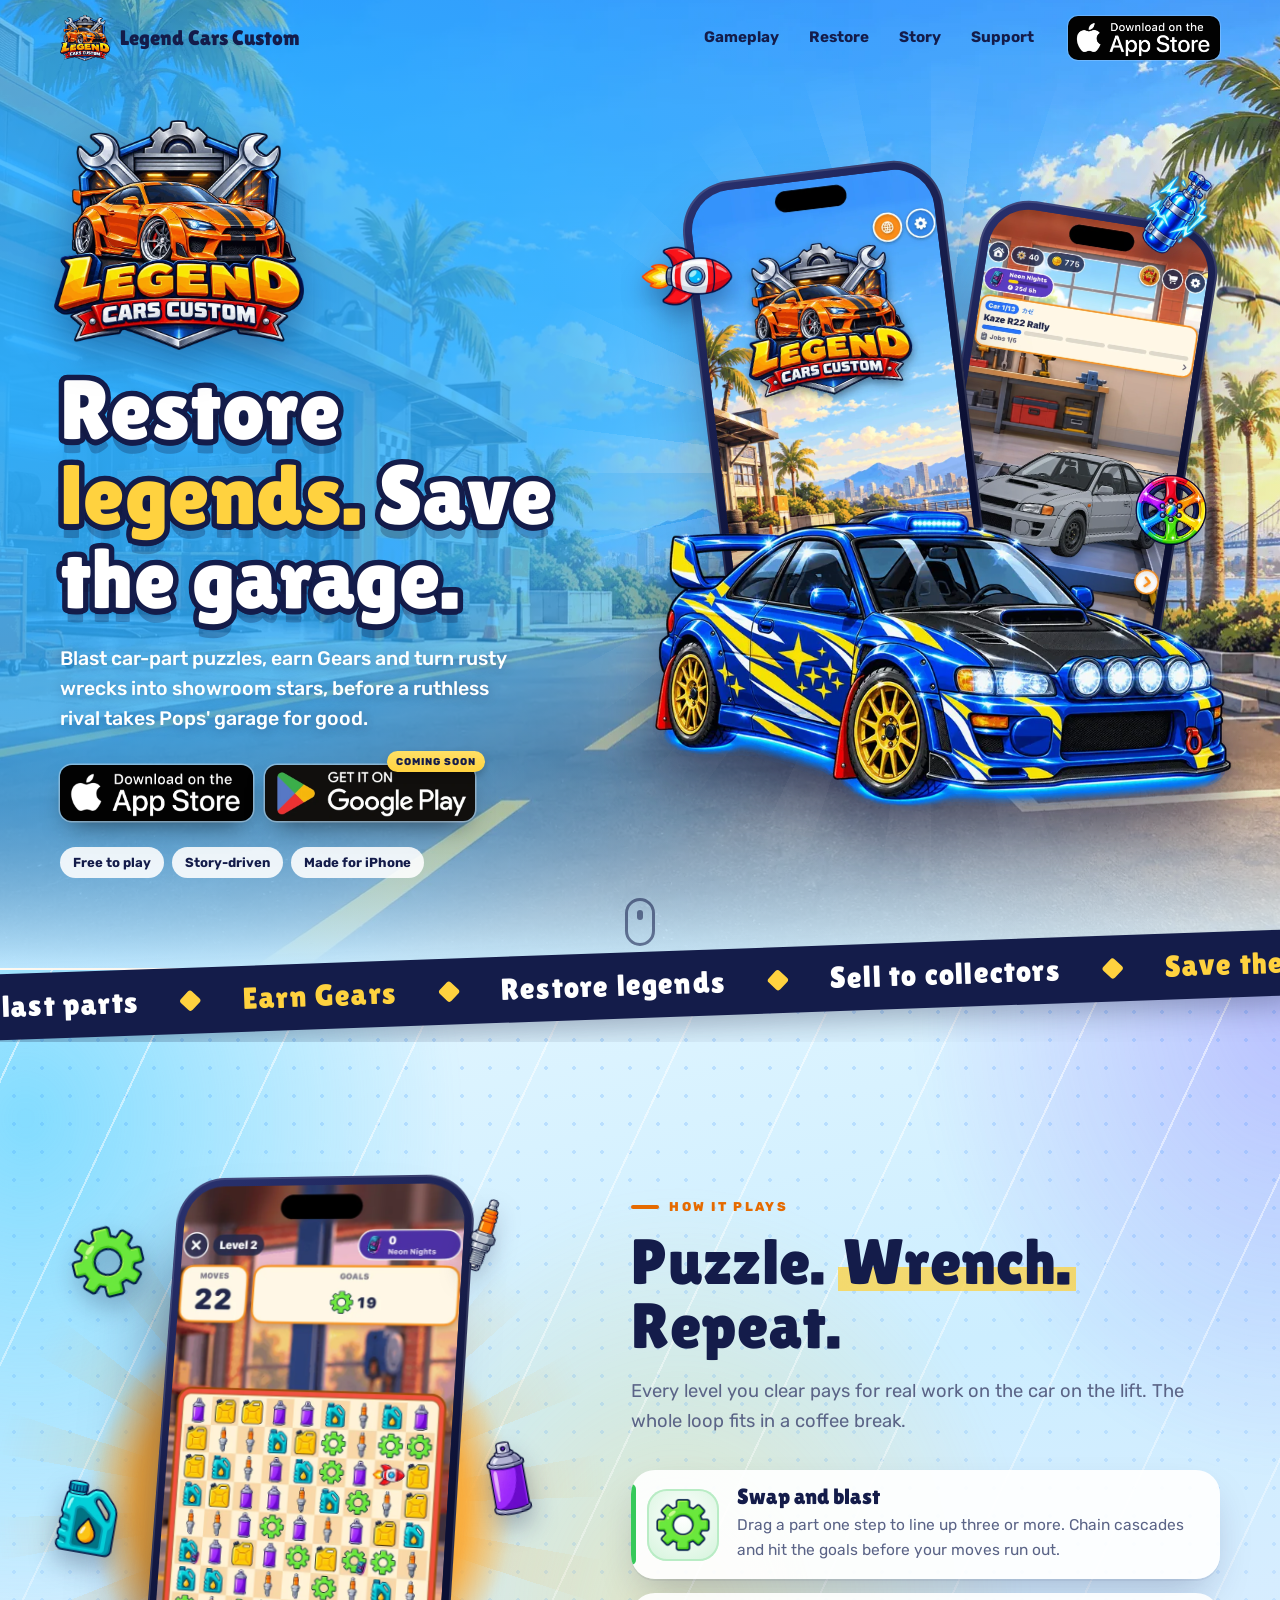
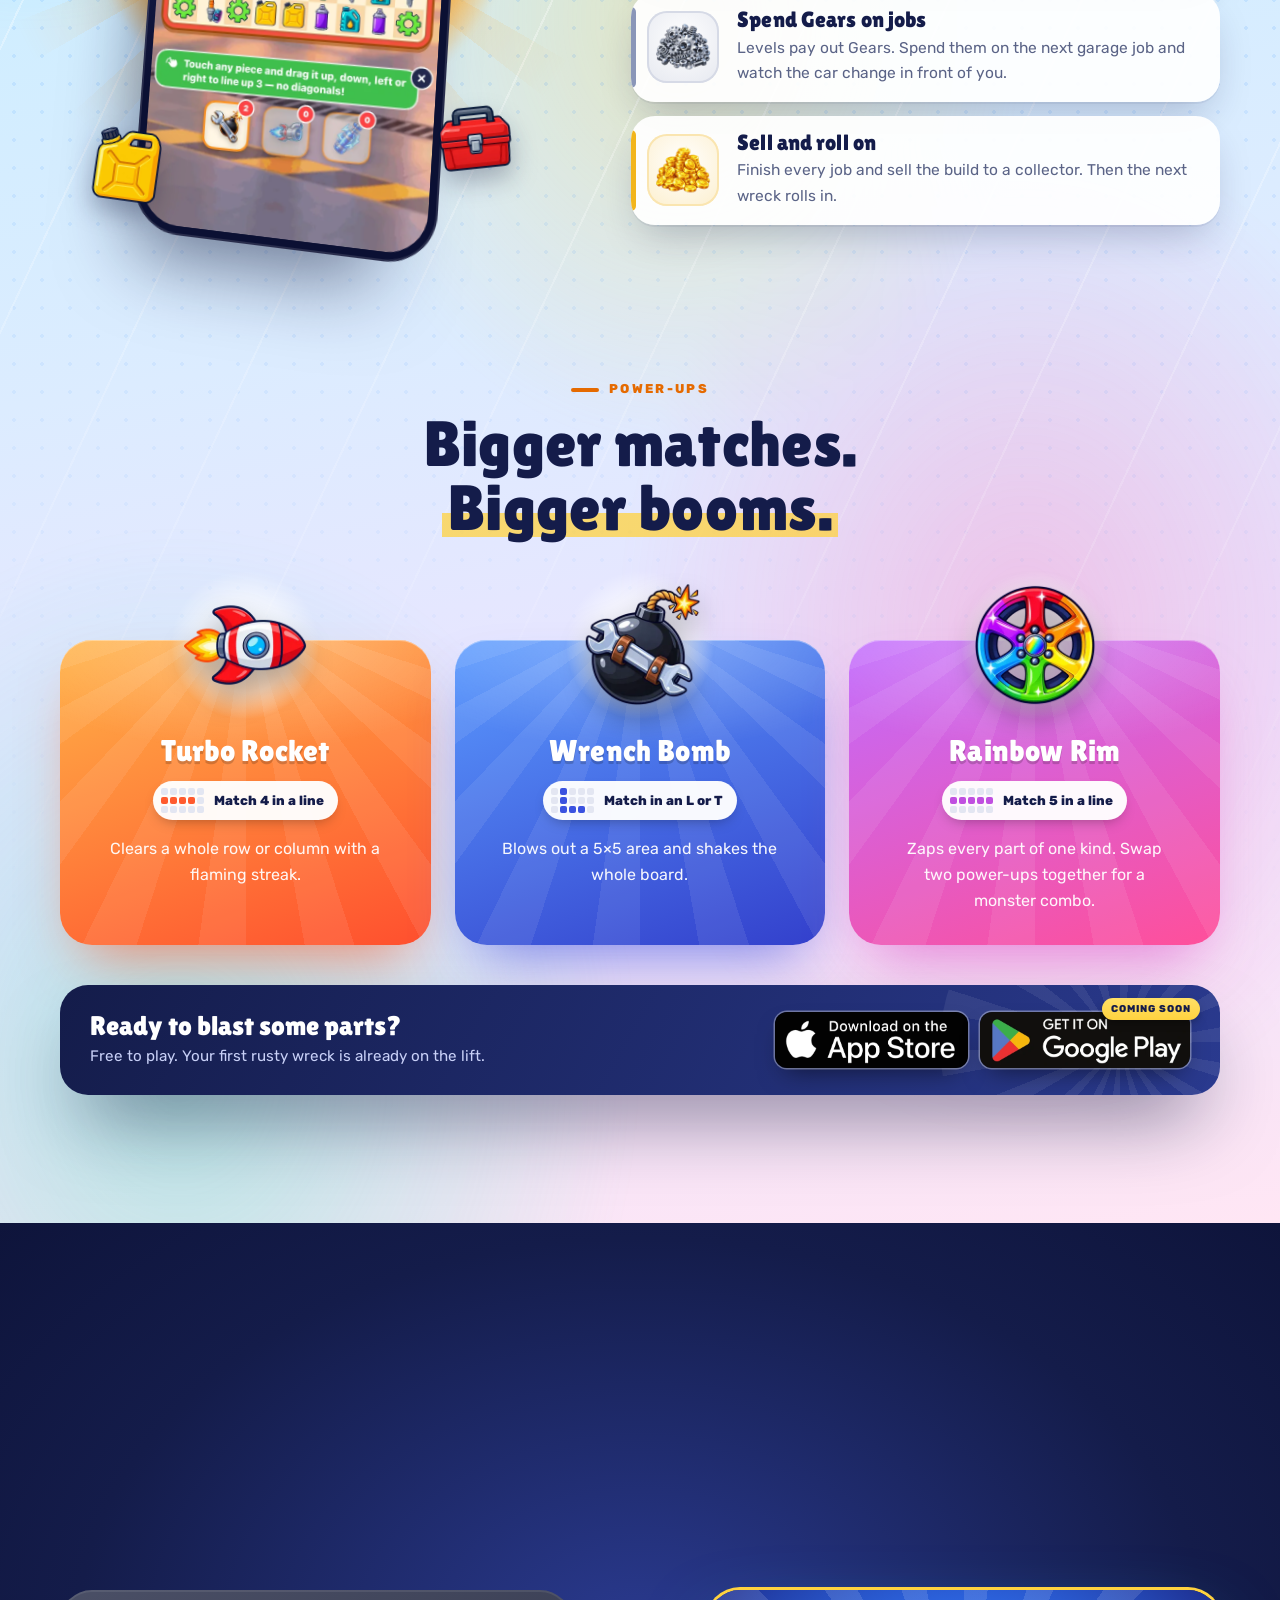
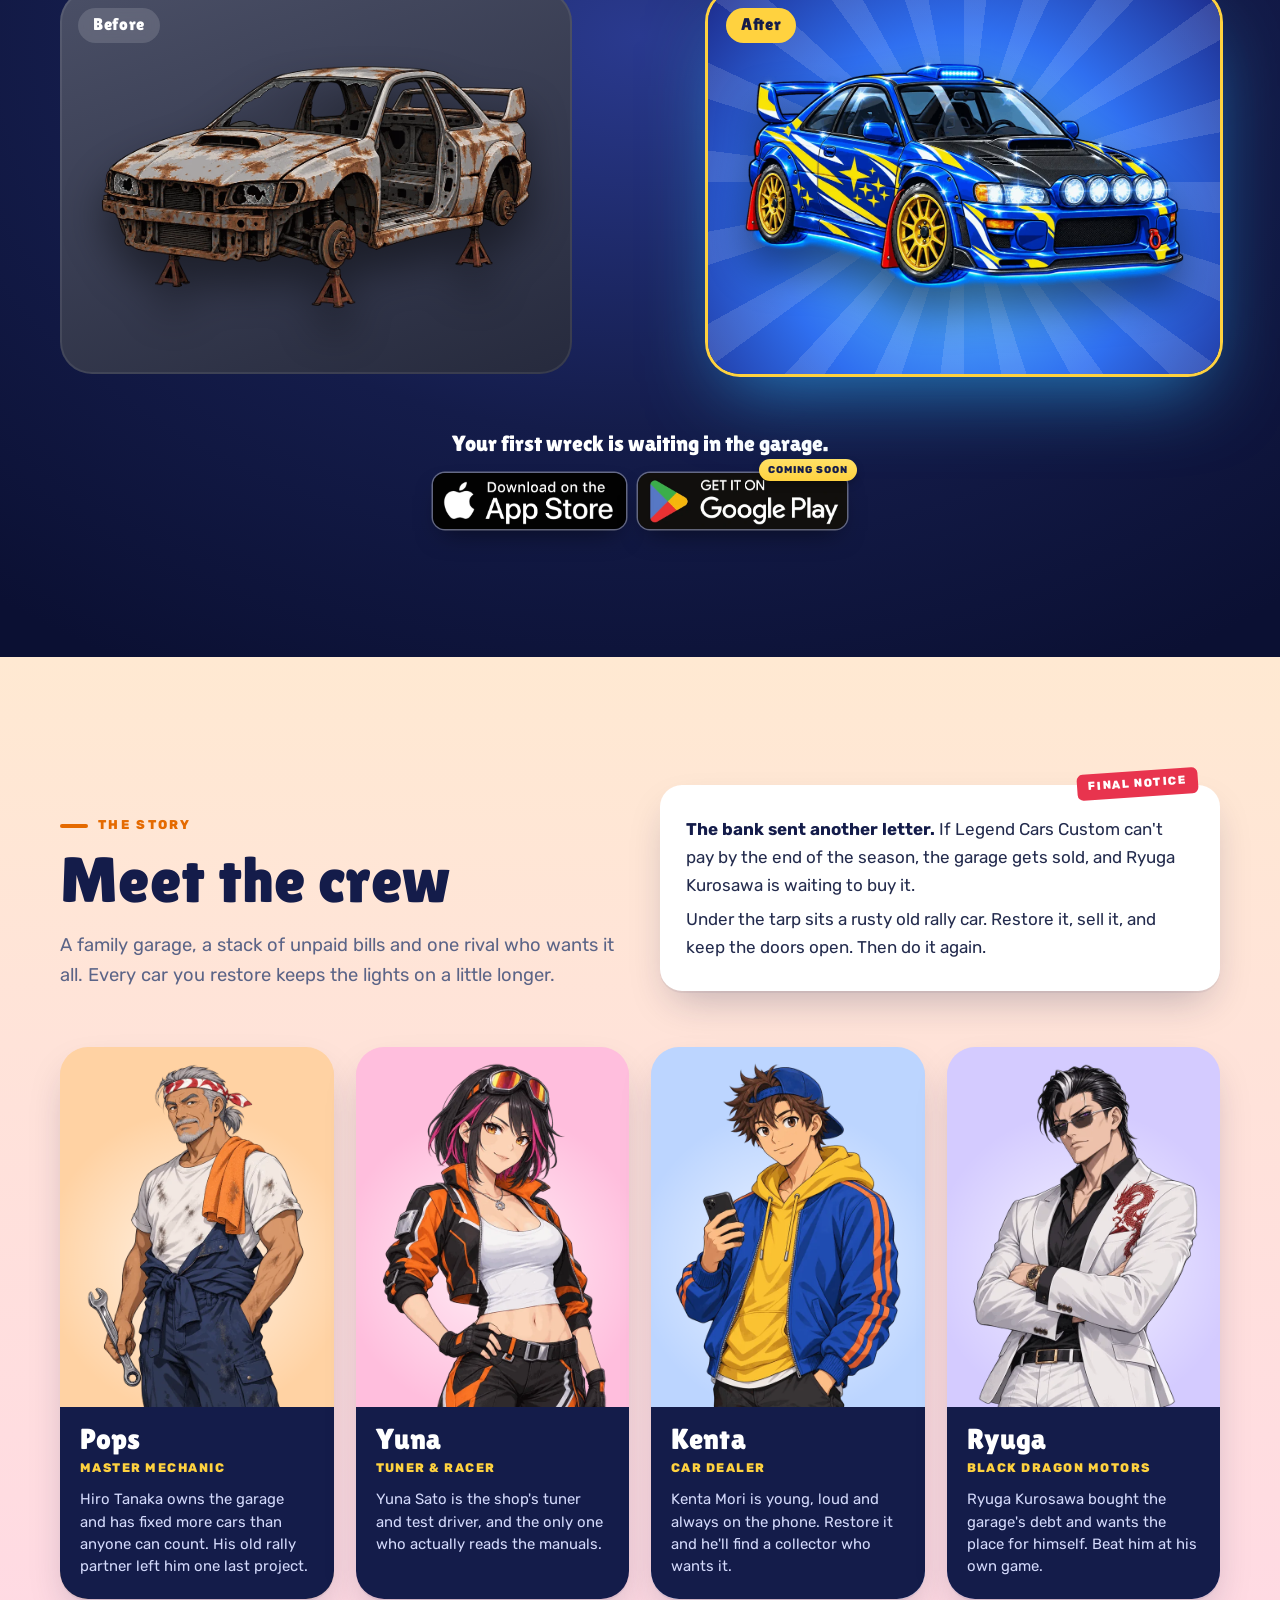
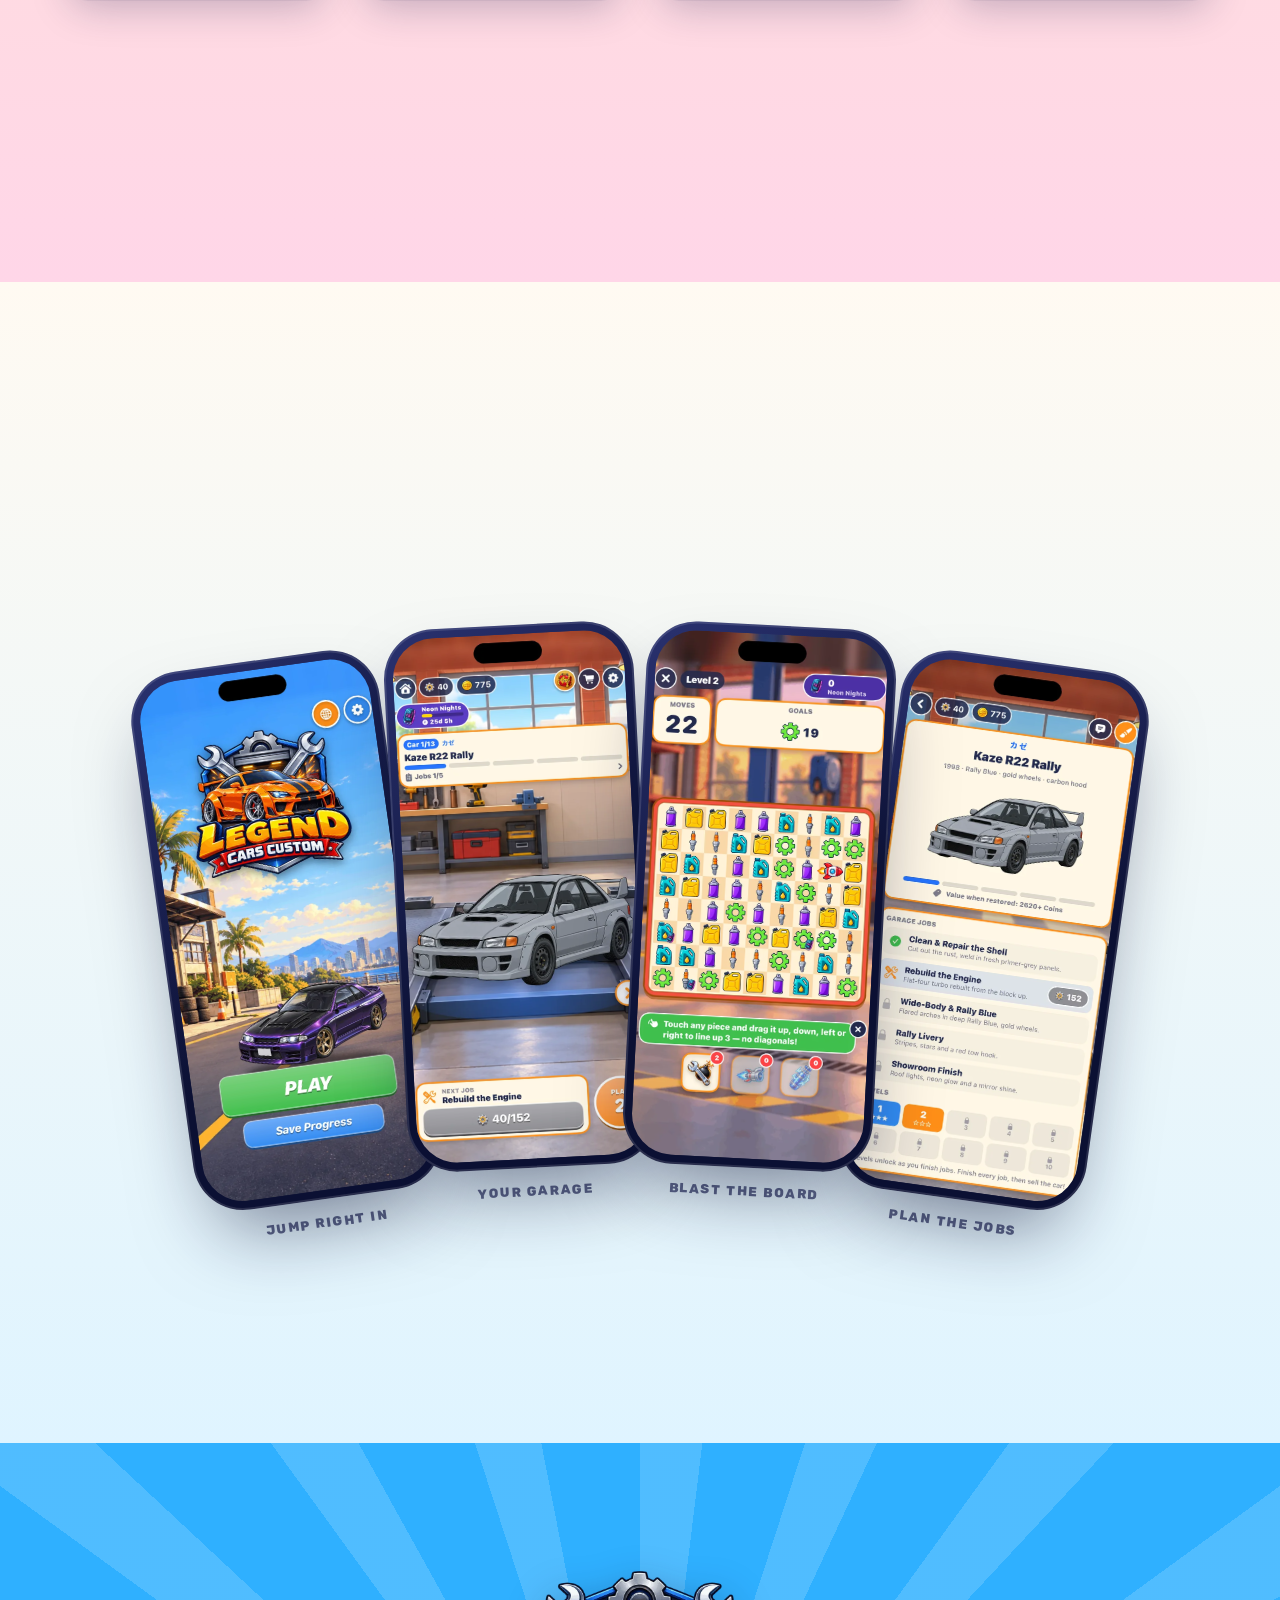
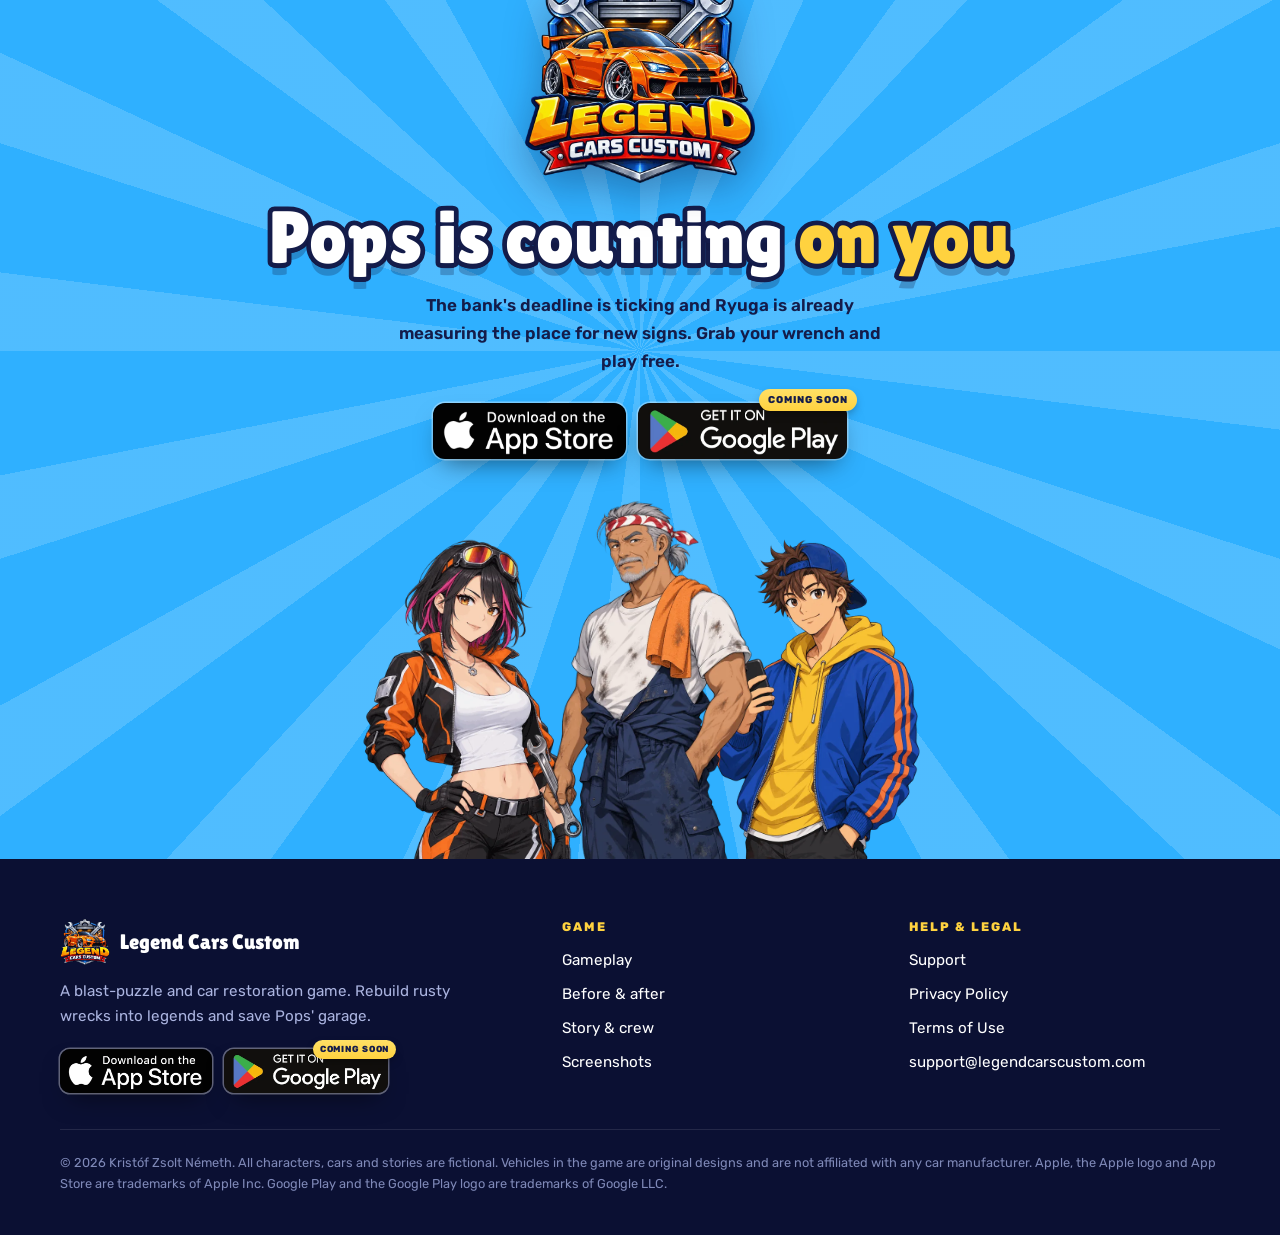
<file: index.html>
<!doctype html>
<html lang="en">
<head>
<meta charset="utf-8">
<meta name="viewport" content="width=device-width, initial-scale=1, viewport-fit=cover">
<title>Legend Cars Custom: Puzzle & Car Restoration Game</title>
<meta name="description" content="Blast car-part puzzles, restore rusty wrecks into legends and save Pops' garage. Free on iPhone.">
<link rel="canonical" href="https://legendcarscustom.com/">
<meta name="theme-color" content="#2fb0ff">
<meta property="og:type" content="website"><meta property="og:url" content="https://legendcarscustom.com/"><meta property="og:title" content="Legend Cars Custom: Puzzle & Car Restoration Game">
<meta property="og:description" content="Blast car-part puzzles, restore rusty wrecks into legends and save Pops' garage. Free on iPhone."><meta property="og:image" content="https://legendcarscustom.com/og-image.jpg">
<meta name="twitter:card" content="summary_large_image">
<meta name="apple-itunes-app" content="app-id=6824962786">
<link rel="icon" href="/favicon.ico" sizes="any"><link rel="icon" type="image/png" sizes="32x32" href="/favicon-32.png">
<link rel="apple-touch-icon" href="/apple-touch-icon.png"><link rel="manifest" href="/site.webmanifest">
<link rel="preconnect" href="https://fonts.googleapis.com"><link rel="preconnect" href="https://fonts.gstatic.com" crossorigin>
<link href="https://fonts.googleapis.com/css2?family=Lilita+One&family=Rubik:wght@400;500;700;800&display=swap" rel="stylesheet">
<link rel="stylesheet" href="/style.css">
<script>document.documentElement.classList.add('js')</script>
</head>
<body>
<header class="nav " id="nav"><div class="wrap">
<a class="brand" href="/" aria-label="Legend Cars Custom home"><img src="/logo.webp" alt="" width="50" height="46"><span>Legend Cars Custom</span></a>
<nav aria-label="Main"><a href="/#play">Gameplay</a><a href="/#restore">Restore</a><a href="/#story">Story</a><a href="/support.html">Support</a></nav>
<a class="badge sm" href="https://apps.apple.com/hu/app/legend-cars-custom/id6824962786?l=hu" target="_blank" rel="noopener" aria-label="Download on the App Store"><img src="/badge-appstore.webp" alt="Download on the App Store" width="579" height="168"></a>
</div></header>
<main>

<section class="hero" aria-labelledby="hero-title"><div class="bg" aria-hidden="true"></div><div class="wrap">
<div class="hero-copy">
<img class="hero-logo" src="/logo.webp" alt="Legend Cars Custom" width="700" height="646">
<h1 id="hero-title" class="outline">Restore <em>legends.</em> Save the garage.</h1>
<p class="sub">Blast car-part puzzles, earn Gears and turn rusty wrecks into showroom stars, before a ruthless rival takes Pops' garage for good.</p>
<div class="badges "><a class="badge " href="https://apps.apple.com/hu/app/legend-cars-custom/id6824962786?l=hu" target="_blank" rel="noopener" aria-label="Download on the App Store"><img src="/badge-appstore.webp" alt="Download on the App Store" width="579" height="168"></a><span class="badge soon " aria-label="Google Play, coming soon"><img src="/badge-googleplay.webp" alt="Get it on Google Play" width="629" height="168"><b>Coming soon</b></span></div>
<div class="chips"><span>Free to play</span><span>Story-driven</span><span>Made for iPhone</span></div>
</div>
<div class="hero-visual" aria-hidden="true">
<div class="rays"></div>
<div class="phone ph-back"><img src="/screen_garage.webp" alt="" width="640" height="1391"></div>
<div class="phone ph-front"><img src="/screen_main_menu.webp" alt="" width="640" height="1391"></div>
<img class="float" src="/special_rocket.webp" alt="" style="left:0;top:8%;animation-delay:-1s">
<img class="float" src="/power_nos.webp" alt="" style="right:0;top:-2%;animation-delay:-2s">
<img class="float" src="/special_rainbow.webp" alt="" style="right:2%;top:46%;width:74px;animation-delay:-3s">
<img class="hero-car" src="/car1.webp" alt="" width="760" height="507">
</div>
</div><a class="scroll-cue" href="#play" aria-label="Scroll down"></a></section>

<div class="band-wrap" aria-hidden="true"><div class="band"><div class="track"><span>Blast parts</span><span>Earn Gears</span><span>Restore legends</span><span>Sell to collectors</span><span>Save the garage</span><span>Beat Ryuga</span><span>Blast parts</span><span>Earn Gears</span><span>Restore legends</span><span>Sell to collectors</span><span>Save the garage</span><span>Beat Ryuga</span></div></div></div>

<section id="play" class="play" aria-labelledby="play-title"><div class="wrap">
<div class="split">
<div class="visual rv"><div class="sun" aria-hidden="true"></div><div class="ring" aria-hidden="true"></div>
<div class="phone tilt"><img src="/screen_puzzle.webp" alt="A puzzle level: a 9 by 8 board of car parts with 22 moves left" loading="lazy" width="640" height="1391"></div>
<img class="pc" src="/piece_green.webp" alt="" style="left:2%;top:8%;--r:-14deg">
<img class="pc" src="/piece_orange.webp" alt="" style="right:4%;top:4%;--r:18deg;animation-delay:-1.2s">
<img class="pc" src="/piece_teal.webp" alt="" style="left:-2%;top:46%;--r:10deg;animation-delay:-2.1s">
<img class="pc" src="/piece_purple.webp" alt="" style="right:-1%;top:40%;--r:-10deg;animation-delay:-.6s">
<img class="pc" src="/piece_yellow.webp" alt="" style="left:6%;bottom:6%;--r:8deg;animation-delay:-1.7s">
<img class="pc" src="/piece_red.webp" alt="" style="right:6%;bottom:10%;--r:-6deg;animation-delay:-2.6s">
</div>
<div>
<div class="rv"><span class="kicker">How it plays</span><h2 id="play-title">Puzzle. <span class="hl">Wrench.</span> Repeat.</h2>
<p class="lead">Every level you clear pays for real work on the car on the lift. The whole loop fits in a coffee break.</p></div>
<ol class="steps">
<li class="rv d1" style="--c:#36c95a"><span class="ico"><img src="/piece_green.webp" alt=""></span><div><h3>Swap and blast</h3><p>Drag a part one step to line up three or more. Chain cascades and hit the goals before your moves run out.</p></div></li>
<li class="rv d2" style="--c:#8a96b8"><span class="ico"><img src="/gears_3.webp" alt=""></span><div><h3>Spend Gears on jobs</h3><p>Levels pay out Gears. Spend them on the next garage job and watch the car change in front of you.</p></div></li>
<li class="rv d3" style="--c:#f2b51c"><span class="ico"><img src="/coins_3.webp" alt=""></span><div><h3>Sell and roll on</h3><p>Finish every job and sell the build to a collector. Then the next wreck rolls in.</p></div></li>
</ol>
</div>
</div>
<div class="pw-head rv"><span class="kicker">Power-ups</span><h2>Bigger matches. <span class="hl">Bigger booms.</span></h2></div>
<div class="powers">
<article class="power p-rocket rv"><div class="pw-icon"><img src="/special_rocket.webp" alt=""></div><h3>Turbo Rocket</h3><div class="rule"><span class="pat" aria-hidden="true"><i></i><i></i><i></i><i></i><i></i><i class=on></i><i class=on></i><i class=on></i><i class=on></i><i></i><i></i><i></i><i></i><i></i><i></i></span>Match 4 in a line</div><p>Clears a whole row or column with a flaming streak.</p></article>
<article class="power p-bomb rv d1"><div class="pw-icon"><img src="/special_bomb.webp" alt=""></div><h3>Wrench Bomb</h3><div class="rule"><span class="pat" aria-hidden="true"><i></i><i class=on></i><i></i><i></i><i></i><i></i><i class=on></i><i></i><i></i><i></i><i></i><i class=on></i><i class=on></i><i class=on></i><i></i></span>Match in an L or T</div><p>Blows out a 5×5 area and shakes the whole board.</p></article>
<article class="power p-rain rv d2"><div class="pw-icon"><img src="/special_rainbow.webp" alt=""></div><h3>Rainbow Rim</h3><div class="rule"><span class="pat" aria-hidden="true"><i></i><i></i><i></i><i></i><i></i><i class=on></i><i class=on></i><i class=on></i><i class=on></i><i class=on></i><i></i><i></i><i></i><i></i><i></i></span>Match 5 in a line</div><p>Zaps every part of one kind. Swap two power-ups together for a monster combo.</p></article>
</div>
<div class="get-strip rv"><div><b>Ready to blast some parts?</b><span>Free to play. Your first rusty wreck is already on the lift.</span></div><div class="badges "><a class="badge " href="https://apps.apple.com/hu/app/legend-cars-custom/id6824962786?l=hu" target="_blank" rel="noopener" aria-label="Download on the App Store"><img src="/badge-appstore.webp" alt="Download on the App Store" width="579" height="168"></a><span class="badge soon " aria-label="Google Play, coming soon"><img src="/badge-googleplay.webp" alt="Get it on Google Play" width="629" height="168"><b>Coming soon</b></span></div></div>
</div></section>

<section id="restore" class="ba" aria-labelledby="restore-title"><div class="wrap">
<div class="head rv"><span class="kicker">From wreck to legend</span><h2 id="restore-title">Every legend starts as junk</h2>
<p class="lead">Rust, missing doors and jack stands. A few puzzle wins later it's the cleanest rally car in town.</p></div>
<div class="ba-grid">
<figure class="ba-card before rv"><span class="ba-tag">Before</span><img src="/kaze_1.webp" alt="A rusty rally car wreck on jack stands" width="1024" height="683" loading="lazy"></figure>
<div class="ba-arrow rv d1" aria-hidden="true"><svg viewBox="0 0 24 24"><path d="M5 12h12m-5-6 6 6-6 6" fill="none" stroke="currentColor" stroke-width="3" stroke-linecap="round" stroke-linejoin="round"/></svg></div>
<figure class="ba-card after rv d2"><span class="ba-tag">After</span><img src="/kaze_6.webp" alt="The same car fully restored in blue rally livery with gold wheels" width="1100" height="733" loading="lazy"></figure>
</div>
<div class="inline-get rv"><p>Your first wreck is waiting in the garage.</p><div class="badges center"><a class="badge " href="https://apps.apple.com/hu/app/legend-cars-custom/id6824962786?l=hu" target="_blank" rel="noopener" aria-label="Download on the App Store"><img src="/badge-appstore.webp" alt="Download on the App Store" width="579" height="168"></a><span class="badge soon " aria-label="Google Play, coming soon"><img src="/badge-googleplay.webp" alt="Get it on Google Play" width="629" height="168"><b>Coming soon</b></span></div></div>
</div></section>

<section id="story" class="story" aria-labelledby="story-title"><div class="wrap">
<div class="intro">
<div class="rv"><span class="kicker">The story</span><h2 id="story-title">Meet the crew</h2>
<p class="lead">A family garage, a stack of unpaid bills and one rival who wants it all. Every car you restore keeps the lights on a little longer.</p></div>
<div class="letter rv d1"><p><b>The bank sent another letter.</b> If Legend Cars Custom can't pay by the end of the season, the garage gets sold, and Ryuga Kurosawa is waiting to buy it.</p>
<p>Under the tarp sits a rusty old rally car. Restore it, sell it, and keep the doors open. Then do it again.</p></div>
</div>
<div class="cast"><article class="card rv d0" style="--tint:#ffd2a3"><div class="art"><img src="/pops.webp" alt="Pops, Master mechanic" loading="lazy" width="560" height="840"></div><div class="who"><h3>Pops</h3><div class="role">Master mechanic</div><p>Hiro Tanaka owns the garage and has fixed more cars than anyone can count. His old rally partner left him one last project.</p></div></article><article class="card rv d1" style="--tint:#ffbedd"><div class="art"><img src="/yuna.webp" alt="Yuna, Tuner &amp; racer" loading="lazy" width="560" height="840"></div><div class="who"><h3>Yuna</h3><div class="role">Tuner &amp; racer</div><p>Yuna Sato is the shop's tuner and test driver, and the only one who actually reads the manuals.</p></div></article><article class="card rv d2" style="--tint:#bcd5ff"><div class="art"><img src="/kenta.webp" alt="Kenta, Car dealer" loading="lazy" width="560" height="840"></div><div class="who"><h3>Kenta</h3><div class="role">Car dealer</div><p>Kenta Mori is young, loud and always on the phone. Restore it and he'll find a collector who wants it.</p></div></article><article class="card rv d3" style="--tint:#d4cbff"><div class="art"><img src="/ryuga.webp" alt="Ryuga, Black Dragon Motors" loading="lazy" width="560" height="840"></div><div class="who"><h3>Ryuga</h3><div class="role">Black Dragon Motors</div><p>Ryuga Kurosawa bought the garage's debt and wants the place for himself. Beat him at his own game.</p></div></article></div>
<div class="inline-get rv"><p>Help the crew keep the garage open.</p><div class="badges center"><a class="badge " href="https://apps.apple.com/hu/app/legend-cars-custom/id6824962786?l=hu" target="_blank" rel="noopener" aria-label="Download on the App Store"><img src="/badge-appstore.webp" alt="Download on the App Store" width="579" height="168"></a><span class="badge soon " aria-label="Google Play, coming soon"><img src="/badge-googleplay.webp" alt="Get it on Google Play" width="629" height="168"><b>Coming soon</b></span></div></div>
</div></section>

<section id="screens" class="screens" aria-labelledby="screens-title"><div class="wrap">
<div class="head rv"><span class="kicker">Screenshots</span><h2 id="screens-title">See it on iPhone</h2>
<p class="lead">Bright, chunky and made for one thumb.</p></div>
<div class="fan"><figure><div class="phone"><img src="/screen_main_menu.webp" alt="Legend Cars Custom screen: Jump right in" loading="lazy" width="640" height="1391"></div><figcaption>Jump right in</figcaption></figure><figure><div class="phone"><img src="/screen_garage.webp" alt="Legend Cars Custom screen: Your garage" loading="lazy" width="640" height="1391"></div><figcaption>Your garage</figcaption></figure><figure><div class="phone"><img src="/screen_puzzle.webp" alt="Legend Cars Custom screen: Blast the board" loading="lazy" width="640" height="1391"></div><figcaption>Blast the board</figcaption></figure><figure><div class="phone"><img src="/screen_car_jobs.webp" alt="Legend Cars Custom screen: Plan the jobs" loading="lazy" width="640" height="1391"></div><figcaption>Plan the jobs</figcaption></figure></div>
<div class="inline-get rv"><div class="badges center"><a class="badge " href="https://apps.apple.com/hu/app/legend-cars-custom/id6824962786?l=hu" target="_blank" rel="noopener" aria-label="Download on the App Store"><img src="/badge-appstore.webp" alt="Download on the App Store" width="579" height="168"></a><span class="badge soon " aria-label="Google Play, coming soon"><img src="/badge-googleplay.webp" alt="Get it on Google Play" width="629" height="168"><b>Coming soon</b></span></div></div>
</div></section>

<section class="cta" aria-labelledby="cta-title"><div class="wrap">
<img class="logo rv" src="/logo.webp" alt="" width="700" height="646" loading="lazy">
<h2 id="cta-title" class="outline rv">Pops is counting <em>on you</em></h2>
<p class="rv">The bank's deadline is ticking and Ryuga is already measuring the place for new signs. Grab your wrench and play free.</p>
<div class="rv"><div class="badges "><a class="badge " href="https://apps.apple.com/hu/app/legend-cars-custom/id6824962786?l=hu" target="_blank" rel="noopener" aria-label="Download on the App Store"><img src="/badge-appstore.webp" alt="Download on the App Store" width="579" height="168"></a><span class="badge soon " aria-label="Google Play, coming soon"><img src="/badge-googleplay.webp" alt="Get it on Google Play" width="629" height="168"><b>Coming soon</b></span></div></div>
<div class="chars"><img src="/yuna.webp" alt="" loading="lazy"><img src="/pops.webp" alt="" loading="lazy"><img src="/kenta.webp" alt="" loading="lazy"></div>
</div></section>


</main>
<footer><div class="wrap">
<div><a class="brand" href="/"><img src="/logo.webp" alt="" width="50" height="46">Legend Cars Custom</a>
<p style="margin:14px 0 0;max-width:40ch">A blast-puzzle and car restoration game. Rebuild rusty wrecks into legends and save Pops' garage.</p>
<div class="badges "><a class="badge sm" href="https://apps.apple.com/hu/app/legend-cars-custom/id6824962786?l=hu" target="_blank" rel="noopener" aria-label="Download on the App Store"><img src="/badge-appstore.webp" alt="Download on the App Store" width="579" height="168"></a><span class="badge soon sm" aria-label="Google Play, coming soon"><img src="/badge-googleplay.webp" alt="Get it on Google Play" width="629" height="168"><b>Coming soon</b></span></div></div>
<div><h4>Game</h4><ul><li><a href="/#play">Gameplay</a></li><li><a href="/#restore">Before &amp; after</a></li><li><a href="/#story">Story &amp; crew</a></li><li><a href="/#screens">Screenshots</a></li></ul></div>
<div><h4>Help &amp; legal</h4><ul><li><a href="/support.html">Support</a></li><li><a href="/privacy.html">Privacy Policy</a></li><li><a href="/terms.html">Terms of Use</a></li><li><a href="mailto:support@legendcarscustom.com">support@legendcarscustom.com</a></li></ul></div>
<p class="fine">© 2026 Kristóf Zsolt Németh. All characters, cars and stories are fictional. Vehicles in the game are original designs and are not affiliated with any car manufacturer. Apple, the Apple logo and App Store are trademarks of Apple Inc. Google Play and the Google Play logo are trademarks of Google LLC.</p>
</div></footer>
<script>
(function(){
  var nav=document.getElementById('nav');
  if(!nav.classList.contains('always')){var f=function(){nav.classList.toggle('solid',scrollY>40)};addEventListener('scroll',f,{passive:true});f();}
  var els=document.querySelectorAll('.rv');
  if(!('IntersectionObserver' in window)){els.forEach(function(e){e.classList.add('in')});return;}
  var io=new IntersectionObserver(function(es){es.forEach(function(e){if(e.isIntersecting){e.target.classList.add('in');io.unobserve(e.target);}})},{rootMargin:'0px 0px -8% 0px'});
  els.forEach(function(e){io.observe(e)});
})();
</script>
</body>
</html>
</file>
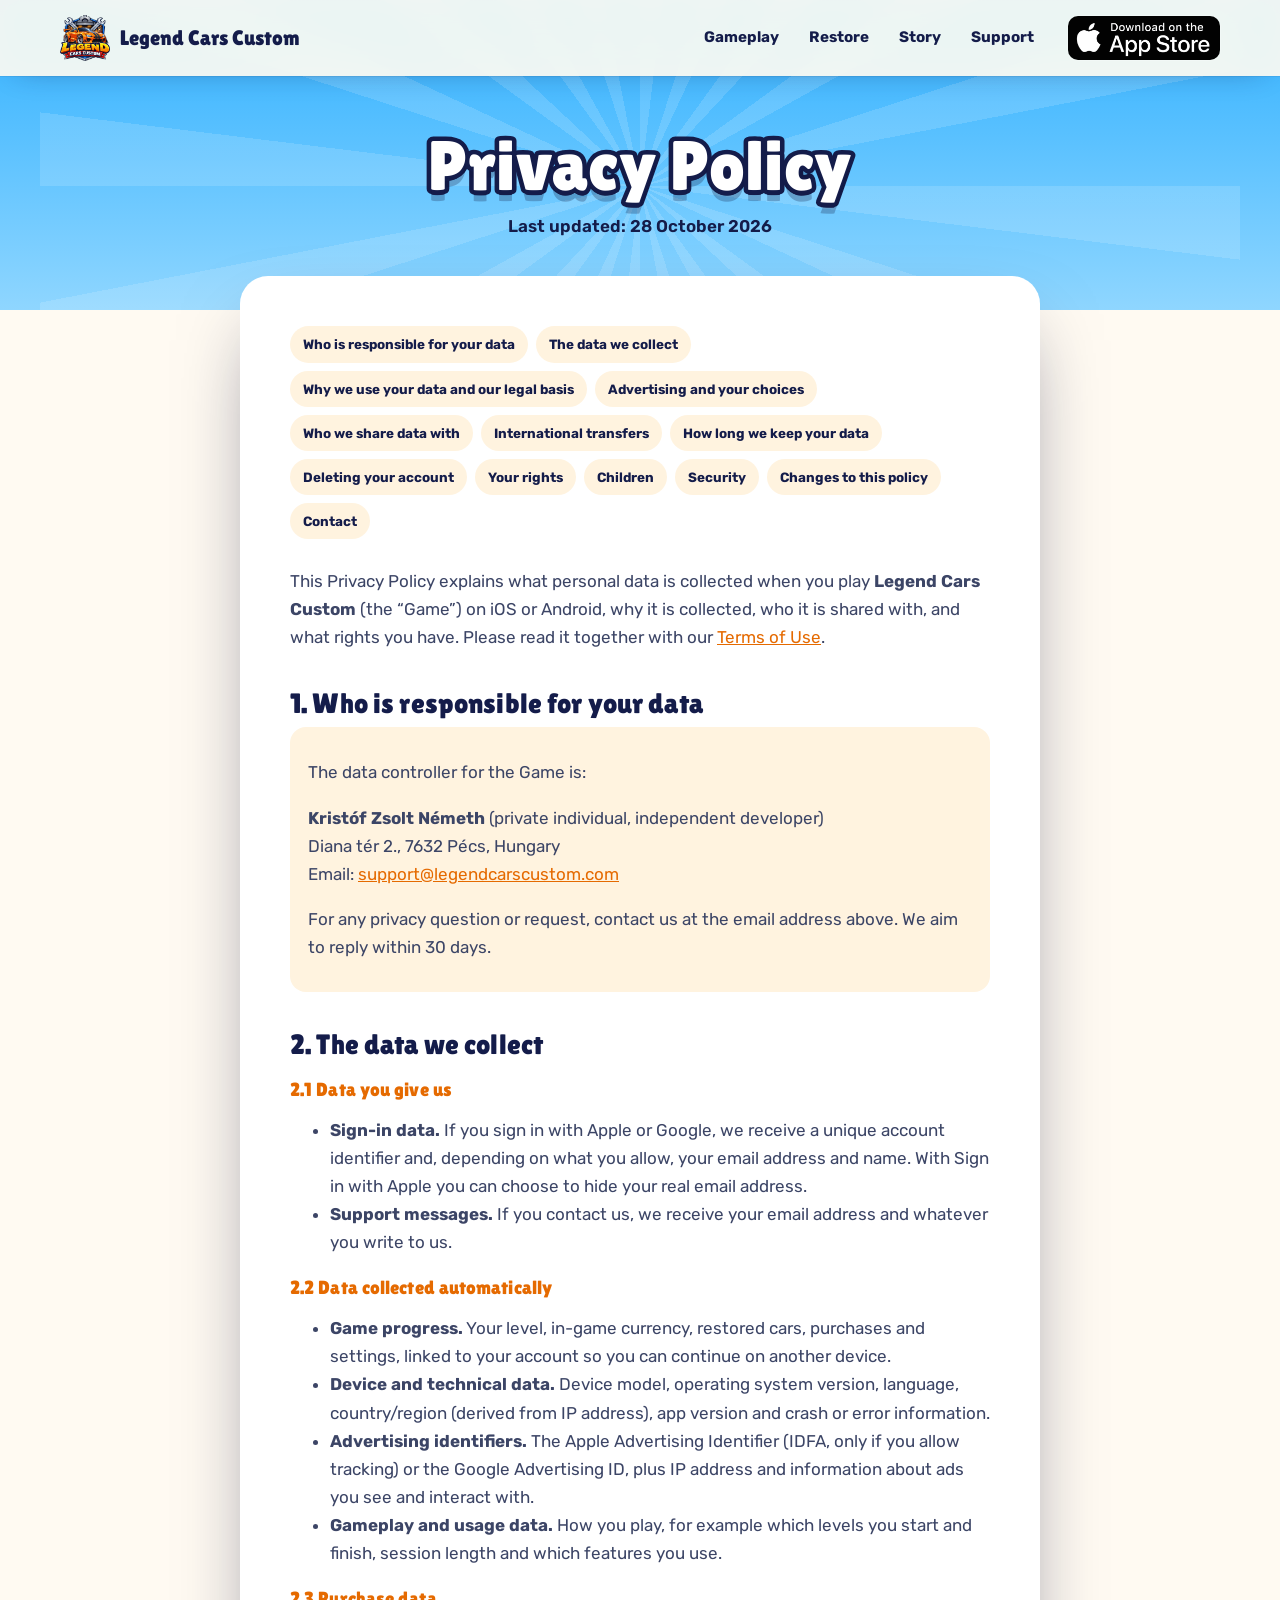
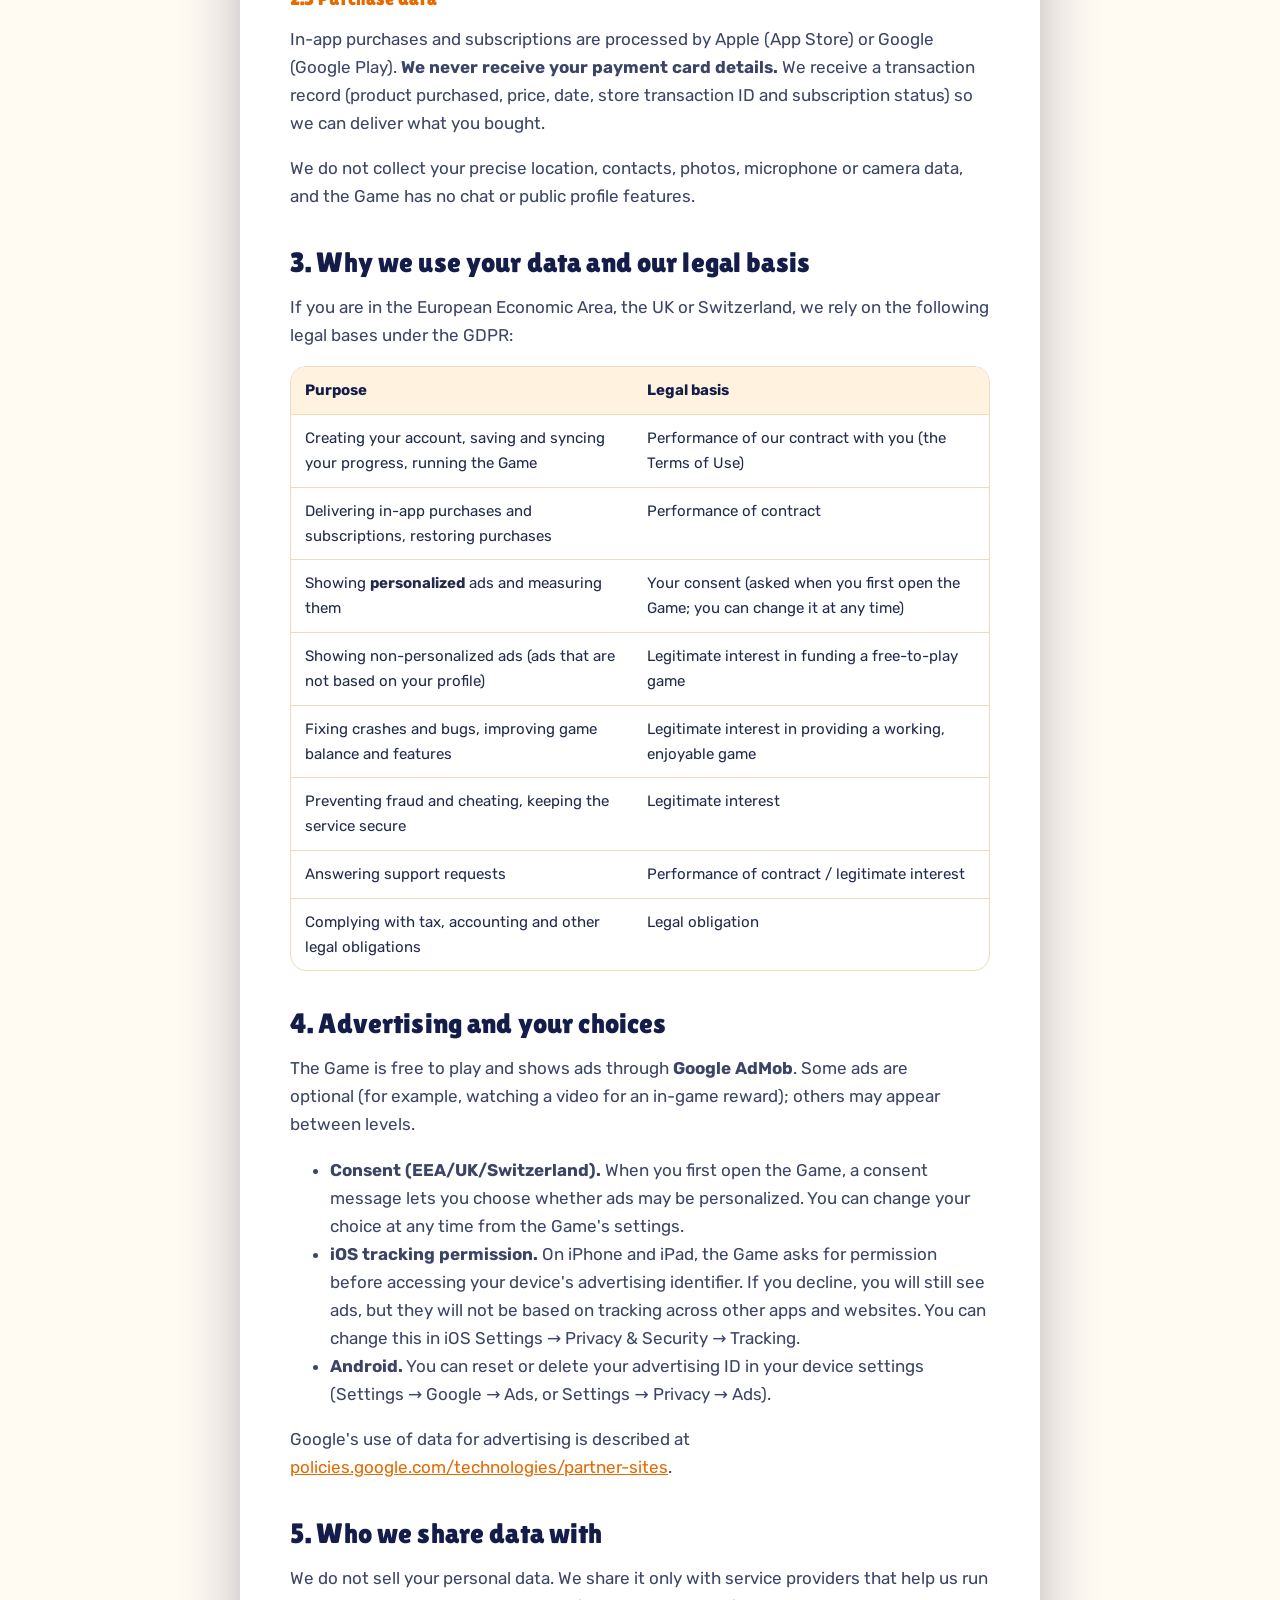
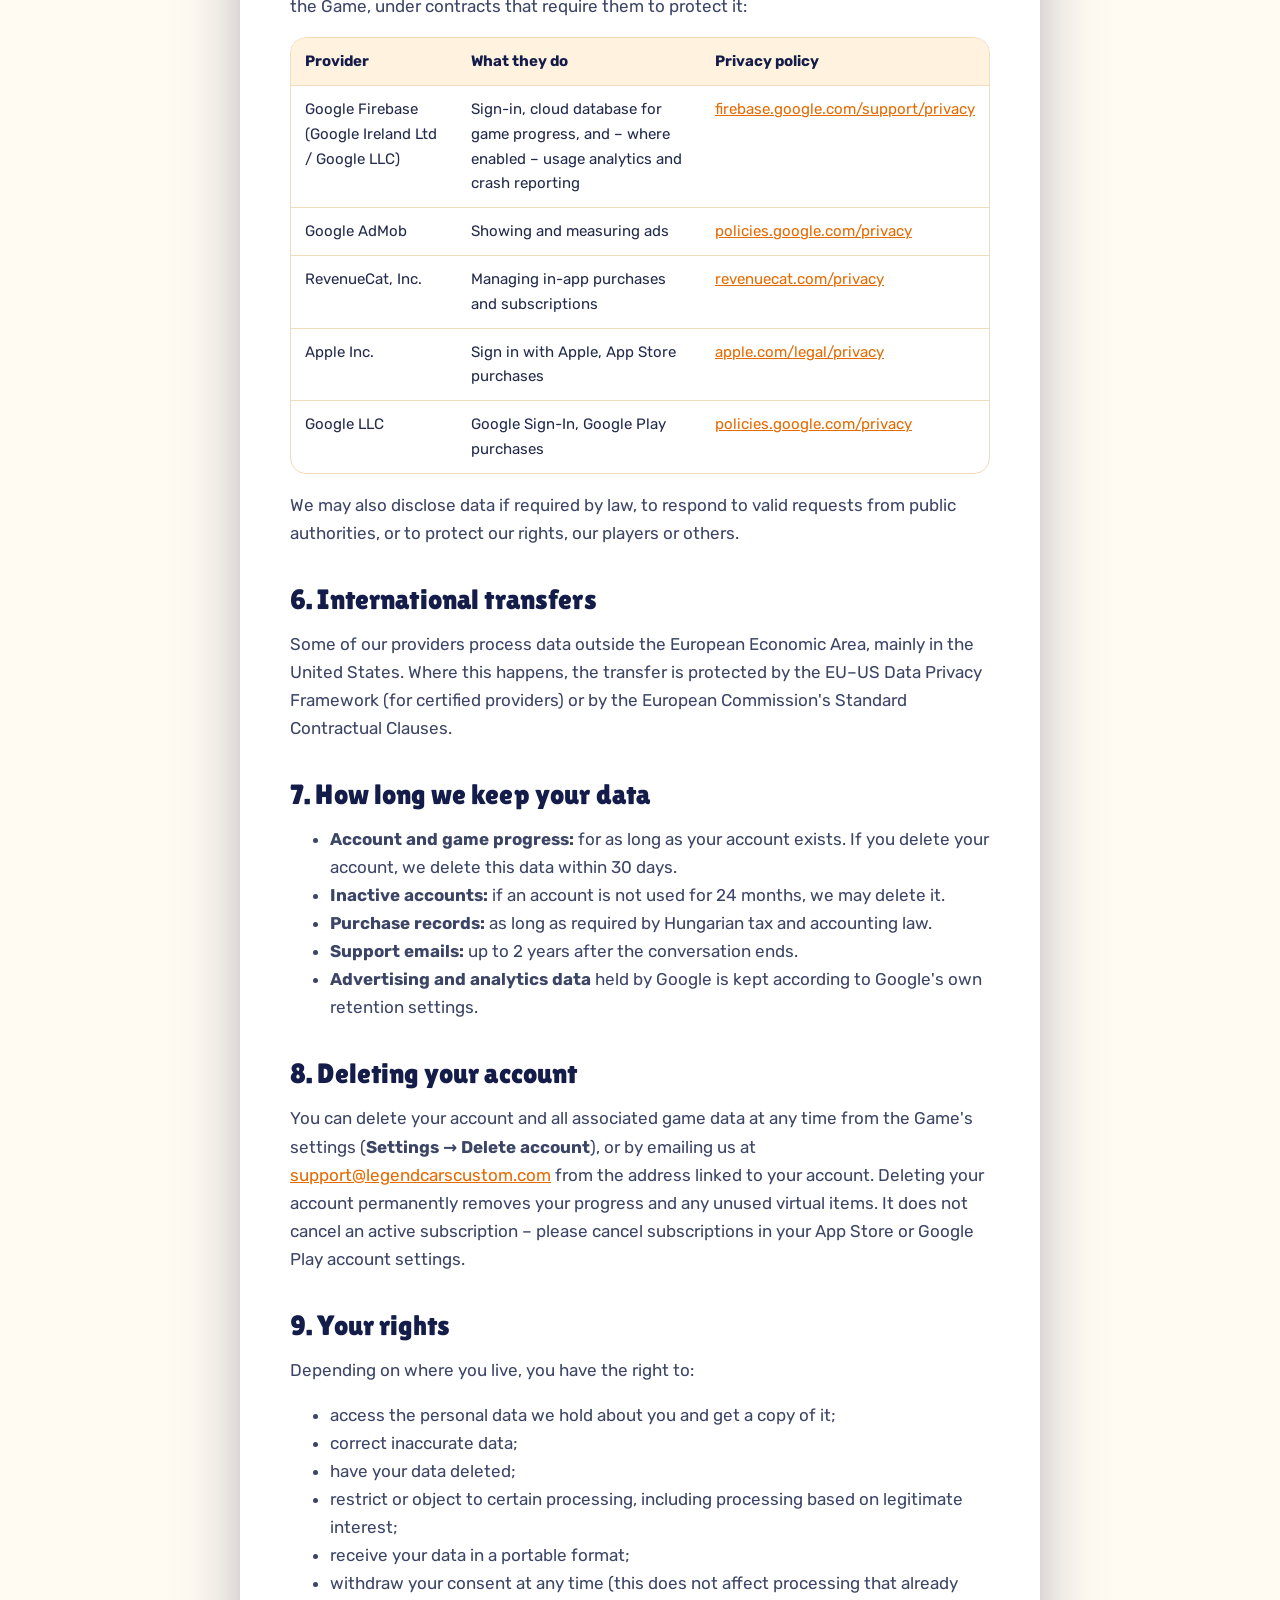
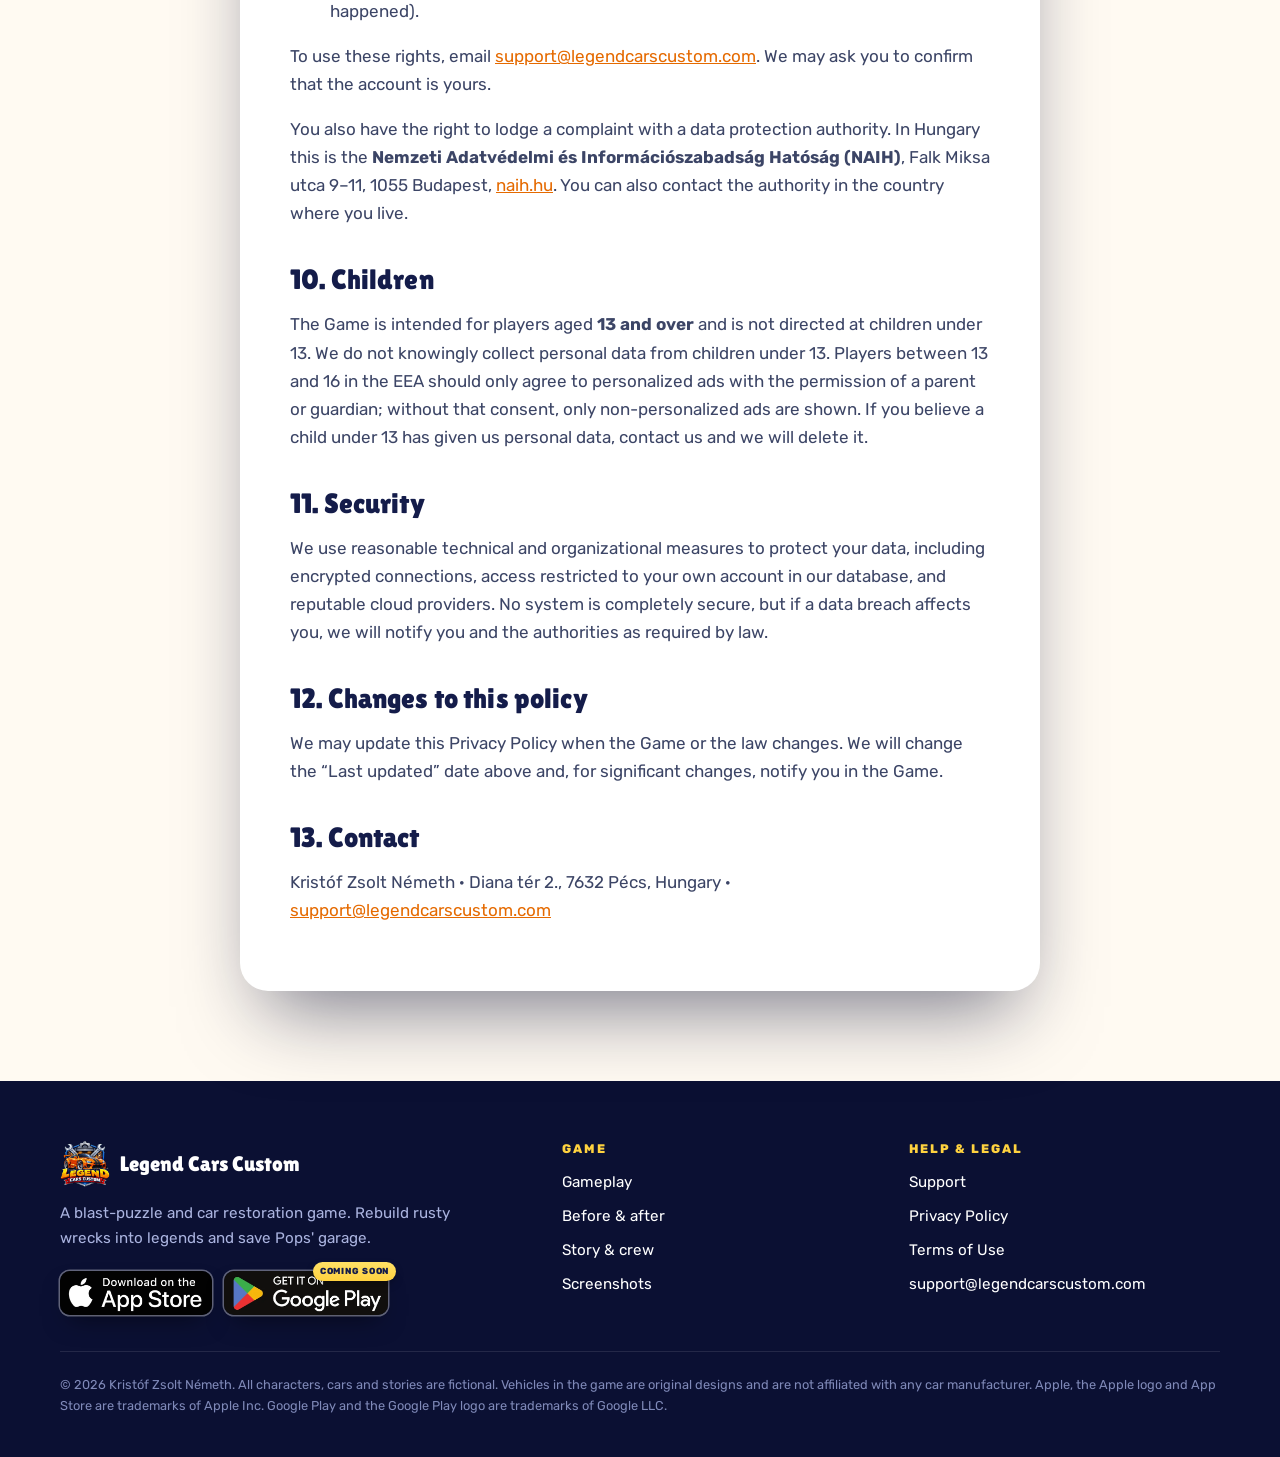
<file: privacy.html>
<!doctype html>
<html lang="en">
<head>
<meta charset="utf-8">
<meta name="viewport" content="width=device-width, initial-scale=1, viewport-fit=cover">
<title>Privacy Policy | Legend Cars Custom</title>
<meta name="description" content="How Legend Cars Custom collects, uses and protects your data.">
<link rel="canonical" href="https://legendcarscustom.com/privacy.html">
<meta name="theme-color" content="#2fb0ff">
<meta property="og:type" content="website"><meta property="og:url" content="https://legendcarscustom.com/privacy.html"><meta property="og:title" content="Privacy Policy | Legend Cars Custom">
<meta property="og:description" content="How Legend Cars Custom collects, uses and protects your data."><meta property="og:image" content="https://legendcarscustom.com/og-image.jpg">
<meta name="twitter:card" content="summary_large_image">
<meta name="apple-itunes-app" content="app-id=6824962786">
<link rel="icon" href="/favicon.ico" sizes="any"><link rel="icon" type="image/png" sizes="32x32" href="/favicon-32.png">
<link rel="apple-touch-icon" href="/apple-touch-icon.png"><link rel="manifest" href="/site.webmanifest">
<link rel="preconnect" href="https://fonts.googleapis.com"><link rel="preconnect" href="https://fonts.gstatic.com" crossorigin>
<link href="https://fonts.googleapis.com/css2?family=Lilita+One&family=Rubik:wght@400;500;700;800&display=swap" rel="stylesheet">
<link rel="stylesheet" href="/style.css">
<script>document.documentElement.classList.add('js')</script>
</head>
<body>
<header class="nav always" id="nav"><div class="wrap">
<a class="brand" href="/" aria-label="Legend Cars Custom home"><img src="/logo.webp" alt="" width="50" height="46"><span>Legend Cars Custom</span></a>
<nav aria-label="Main"><a href="/#play">Gameplay</a><a href="/#restore">Restore</a><a href="/#story">Story</a><a href="/support.html">Support</a></nav>
<a class="badge sm" href="https://apps.apple.com/hu/app/legend-cars-custom/id6824962786?l=hu" target="_blank" rel="noopener" aria-label="Download on the App Store"><img src="/badge-appstore.webp" alt="Download on the App Store" width="579" height="168"></a>
</div></header>
<main>
<div class="doc-hero"><div class="wrap"><h1 class="outline">Privacy Policy</h1><p>Last updated: 28 October 2026</p></div></div>
<div class="doc wrap"><div class="panel rv"><nav class="toc" aria-label="Sections"><a href="#s1">Who is responsible for your data</a><a href="#s2">The data we collect</a><a href="#s3">Why we use your data and our legal basis</a><a href="#s4">Advertising and your choices</a><a href="#s5">Who we share data with</a><a href="#s6">International transfers</a><a href="#s7">How long we keep your data</a><a href="#s8">Deleting your account</a><a href="#s9">Your rights</a><a href="#s10">Children</a><a href="#s11">Security</a><a href="#s12">Changes to this policy</a><a href="#s13">Contact</a></nav>

<p>This Privacy Policy explains what personal data is collected when you play <strong>Legend Cars Custom</strong> (the “Game”) on iOS or Android, why it is collected, who it is shared with, and what rights you have. Please read it together with our <a href="/terms.html">Terms of Use</a>.</p>

<h2 id="s1">1. Who is responsible for your data</h2>
<div class="box">
<p>The data controller for the Game is:</p>
<p><strong>Kristóf Zsolt Németh</strong> (private individual, independent developer)<br>
Diana tér 2., 7632 Pécs, Hungary<br>
Email: <a href="mailto:support@legendcarscustom.com">support@legendcarscustom.com</a></p>
<p>For any privacy question or request, contact us at the email address above. We aim to reply within 30 days.</p>
</div>

<h2 id="s2">2. The data we collect</h2>

<h3>2.1 Data you give us</h3>
<ul>
  <li><strong>Sign-in data.</strong> If you sign in with Apple or Google, we receive a unique account identifier and, depending on what you allow, your email address and name. With Sign in with Apple you can choose to hide your real email address.</li>
  <li><strong>Support messages.</strong> If you contact us, we receive your email address and whatever you write to us.</li>
</ul>

<h3>2.2 Data collected automatically</h3>
<ul>
  <li><strong>Game progress.</strong> Your level, in-game currency, restored cars, purchases and settings, linked to your account so you can continue on another device.</li>
  <li><strong>Device and technical data.</strong> Device model, operating system version, language, country/region (derived from IP address), app version and crash or error information.</li>
  <li><strong>Advertising identifiers.</strong> The Apple Advertising Identifier (IDFA, only if you allow tracking) or the Google Advertising ID, plus IP address and information about ads you see and interact with.</li>
  <li><strong>Gameplay and usage data.</strong> How you play, for example which levels you start and finish, session length and which features you use.</li>
</ul>

<h3>2.3 Purchase data</h3>
<p>In-app purchases and subscriptions are processed by Apple (App Store) or Google (Google Play). <strong>We never receive your payment card details.</strong> We receive a transaction record (product purchased, price, date, store transaction ID and subscription status) so we can deliver what you bought.</p>

<p>We do not collect your precise location, contacts, photos, microphone or camera data, and the Game has no chat or public profile features.</p>

<h2 id="s3">3. Why we use your data and our legal basis</h2>
<p>If you are in the European Economic Area, the UK or Switzerland, we rely on the following legal bases under the GDPR:</p>
<div class="tbl"><table>
  <tr><th>Purpose</th><th>Legal basis</th></tr>
  <tr><td>Creating your account, saving and syncing your progress, running the Game</td><td>Performance of our contract with you (the Terms of Use)</td></tr>
  <tr><td>Delivering in-app purchases and subscriptions, restoring purchases</td><td>Performance of contract</td></tr>
  <tr><td>Showing <strong>personalized</strong> ads and measuring them</td><td>Your consent (asked when you first open the Game; you can change it at any time)</td></tr>
  <tr><td>Showing non-personalized ads (ads that are not based on your profile)</td><td>Legitimate interest in funding a free-to-play game</td></tr>
  <tr><td>Fixing crashes and bugs, improving game balance and features</td><td>Legitimate interest in providing a working, enjoyable game</td></tr>
  <tr><td>Preventing fraud and cheating, keeping the service secure</td><td>Legitimate interest</td></tr>
  <tr><td>Answering support requests</td><td>Performance of contract / legitimate interest</td></tr>
  <tr><td>Complying with tax, accounting and other legal obligations</td><td>Legal obligation</td></tr>
</table></div>

<h2 id="s4">4. Advertising and your choices</h2>
<p>The Game is free to play and shows ads through <strong>Google AdMob</strong>. Some ads are optional (for example, watching a video for an in-game reward); others may appear between levels.</p>
<ul>
  <li><strong>Consent (EEA/UK/Switzerland).</strong> When you first open the Game, a consent message lets you choose whether ads may be personalized. You can change your choice at any time from the Game's settings.</li>
  <li><strong>iOS tracking permission.</strong> On iPhone and iPad, the Game asks for permission before accessing your device's advertising identifier. If you decline, you will still see ads, but they will not be based on tracking across other apps and websites. You can change this in iOS Settings → Privacy &amp; Security → Tracking.</li>
  <li><strong>Android.</strong> You can reset or delete your advertising ID in your device settings (Settings → Google → Ads, or Settings → Privacy → Ads).</li>
</ul>
<p>Google's use of data for advertising is described at <a href="https://policies.google.com/technologies/partner-sites" target="_blank" rel="noopener">policies.google.com/technologies/partner-sites</a>.</p>

<h2 id="s5">5. Who we share data with</h2>
<p>We do not sell your personal data. We share it only with service providers that help us run the Game, under contracts that require them to protect it:</p>
<div class="tbl"><table>
  <tr><th>Provider</th><th>What they do</th><th>Privacy policy</th></tr>
  <tr><td>Google Firebase (Google Ireland Ltd / Google LLC)</td><td>Sign-in, cloud database for game progress, and – where enabled – usage analytics and crash reporting</td><td><a href="https://firebase.google.com/support/privacy" target="_blank" rel="noopener">firebase.google.com/support/privacy</a></td></tr>
  <tr><td>Google AdMob</td><td>Showing and measuring ads</td><td><a href="https://policies.google.com/privacy" target="_blank" rel="noopener">policies.google.com/privacy</a></td></tr>
  <tr><td>RevenueCat, Inc.</td><td>Managing in-app purchases and subscriptions</td><td><a href="https://www.revenuecat.com/privacy" target="_blank" rel="noopener">revenuecat.com/privacy</a></td></tr>
  <tr><td>Apple Inc.</td><td>Sign in with Apple, App Store purchases</td><td><a href="https://www.apple.com/legal/privacy/" target="_blank" rel="noopener">apple.com/legal/privacy</a></td></tr>
  <tr><td>Google LLC</td><td>Google Sign-In, Google Play purchases</td><td><a href="https://policies.google.com/privacy" target="_blank" rel="noopener">policies.google.com/privacy</a></td></tr>
</table></div>
<p>We may also disclose data if required by law, to respond to valid requests from public authorities, or to protect our rights, our players or others.</p>

<h2 id="s6">6. International transfers</h2>
<p>Some of our providers process data outside the European Economic Area, mainly in the United States. Where this happens, the transfer is protected by the EU–US Data Privacy Framework (for certified providers) or by the European Commission's Standard Contractual Clauses.</p>

<h2 id="s7">7. How long we keep your data</h2>
<ul>
  <li><strong>Account and game progress:</strong> for as long as your account exists. If you delete your account, we delete this data within 30 days.</li>
  <li><strong>Inactive accounts:</strong> if an account is not used for 24 months, we may delete it.</li>
  <li><strong>Purchase records:</strong> as long as required by Hungarian tax and accounting law.</li>
  <li><strong>Support emails:</strong> up to 2 years after the conversation ends.</li>
  <li><strong>Advertising and analytics data</strong> held by Google is kept according to Google's own retention settings.</li>
</ul>

<h2 id="s8">8. Deleting your account</h2>
<p>You can delete your account and all associated game data at any time from the Game's settings (<strong>Settings → Delete account</strong>), or by emailing us at <a href="mailto:support@legendcarscustom.com">support@legendcarscustom.com</a> from the address linked to your account. Deleting your account permanently removes your progress and any unused virtual items. It does not cancel an active subscription – please cancel subscriptions in your App Store or Google Play account settings.</p>

<h2 id="s9">9. Your rights</h2>
<p>Depending on where you live, you have the right to:</p>
<ul>
  <li>access the personal data we hold about you and get a copy of it;</li>
  <li>correct inaccurate data;</li>
  <li>have your data deleted;</li>
  <li>restrict or object to certain processing, including processing based on legitimate interest;</li>
  <li>receive your data in a portable format;</li>
  <li>withdraw your consent at any time (this does not affect processing that already happened).</li>
</ul>
<p>To use these rights, email <a href="mailto:support@legendcarscustom.com">support@legendcarscustom.com</a>. We may ask you to confirm that the account is yours.</p>
<p>You also have the right to lodge a complaint with a data protection authority. In Hungary this is the <strong>Nemzeti Adatvédelmi és Információszabadság Hatóság (NAIH)</strong>, Falk Miksa utca 9–11, 1055 Budapest, <a href="https://naih.hu" target="_blank" rel="noopener">naih.hu</a>. You can also contact the authority in the country where you live.</p>

<h2 id="s10">10. Children</h2>
<p>The Game is intended for players aged <strong>13 and over</strong> and is not directed at children under 13. We do not knowingly collect personal data from children under 13. Players between 13 and 16 in the EEA should only agree to personalized ads with the permission of a parent or guardian; without that consent, only non-personalized ads are shown. If you believe a child under 13 has given us personal data, contact us and we will delete it.</p>

<h2 id="s11">11. Security</h2>
<p>We use reasonable technical and organizational measures to protect your data, including encrypted connections, access restricted to your own account in our database, and reputable cloud providers. No system is completely secure, but if a data breach affects you, we will notify you and the authorities as required by law.</p>

<h2 id="s12">12. Changes to this policy</h2>
<p>We may update this Privacy Policy when the Game or the law changes. We will change the “Last updated” date above and, for significant changes, notify you in the Game.</p>

<h2 id="s13">13. Contact</h2>
<p>Kristóf Zsolt Németh · Diana tér 2., 7632 Pécs, Hungary · <a href="mailto:support@legendcarscustom.com">support@legendcarscustom.com</a></p>

</div></div>
</main>
<footer><div class="wrap">
<div><a class="brand" href="/"><img src="/logo.webp" alt="" width="50" height="46">Legend Cars Custom</a>
<p style="margin:14px 0 0;max-width:40ch">A blast-puzzle and car restoration game. Rebuild rusty wrecks into legends and save Pops' garage.</p>
<div class="badges "><a class="badge sm" href="https://apps.apple.com/hu/app/legend-cars-custom/id6824962786?l=hu" target="_blank" rel="noopener" aria-label="Download on the App Store"><img src="/badge-appstore.webp" alt="Download on the App Store" width="579" height="168"></a><span class="badge soon sm" aria-label="Google Play, coming soon"><img src="/badge-googleplay.webp" alt="Get it on Google Play" width="629" height="168"><b>Coming soon</b></span></div></div>
<div><h4>Game</h4><ul><li><a href="/#play">Gameplay</a></li><li><a href="/#restore">Before &amp; after</a></li><li><a href="/#story">Story &amp; crew</a></li><li><a href="/#screens">Screenshots</a></li></ul></div>
<div><h4>Help &amp; legal</h4><ul><li><a href="/support.html">Support</a></li><li><a href="/privacy.html">Privacy Policy</a></li><li><a href="/terms.html">Terms of Use</a></li><li><a href="mailto:support@legendcarscustom.com">support@legendcarscustom.com</a></li></ul></div>
<p class="fine">© 2026 Kristóf Zsolt Németh. All characters, cars and stories are fictional. Vehicles in the game are original designs and are not affiliated with any car manufacturer. Apple, the Apple logo and App Store are trademarks of Apple Inc. Google Play and the Google Play logo are trademarks of Google LLC.</p>
</div></footer>
<script>
(function(){
  var nav=document.getElementById('nav');
  if(!nav.classList.contains('always')){var f=function(){nav.classList.toggle('solid',scrollY>40)};addEventListener('scroll',f,{passive:true});f();}
  var els=document.querySelectorAll('.rv');
  if(!('IntersectionObserver' in window)){els.forEach(function(e){e.classList.add('in')});return;}
  var io=new IntersectionObserver(function(es){es.forEach(function(e){if(e.isIntersecting){e.target.classList.add('in');io.unobserve(e.target);}})},{rootMargin:'0px 0px -8% 0px'});
  els.forEach(function(e){io.observe(e)});
})();
</script>
</body>
</html>
</file>
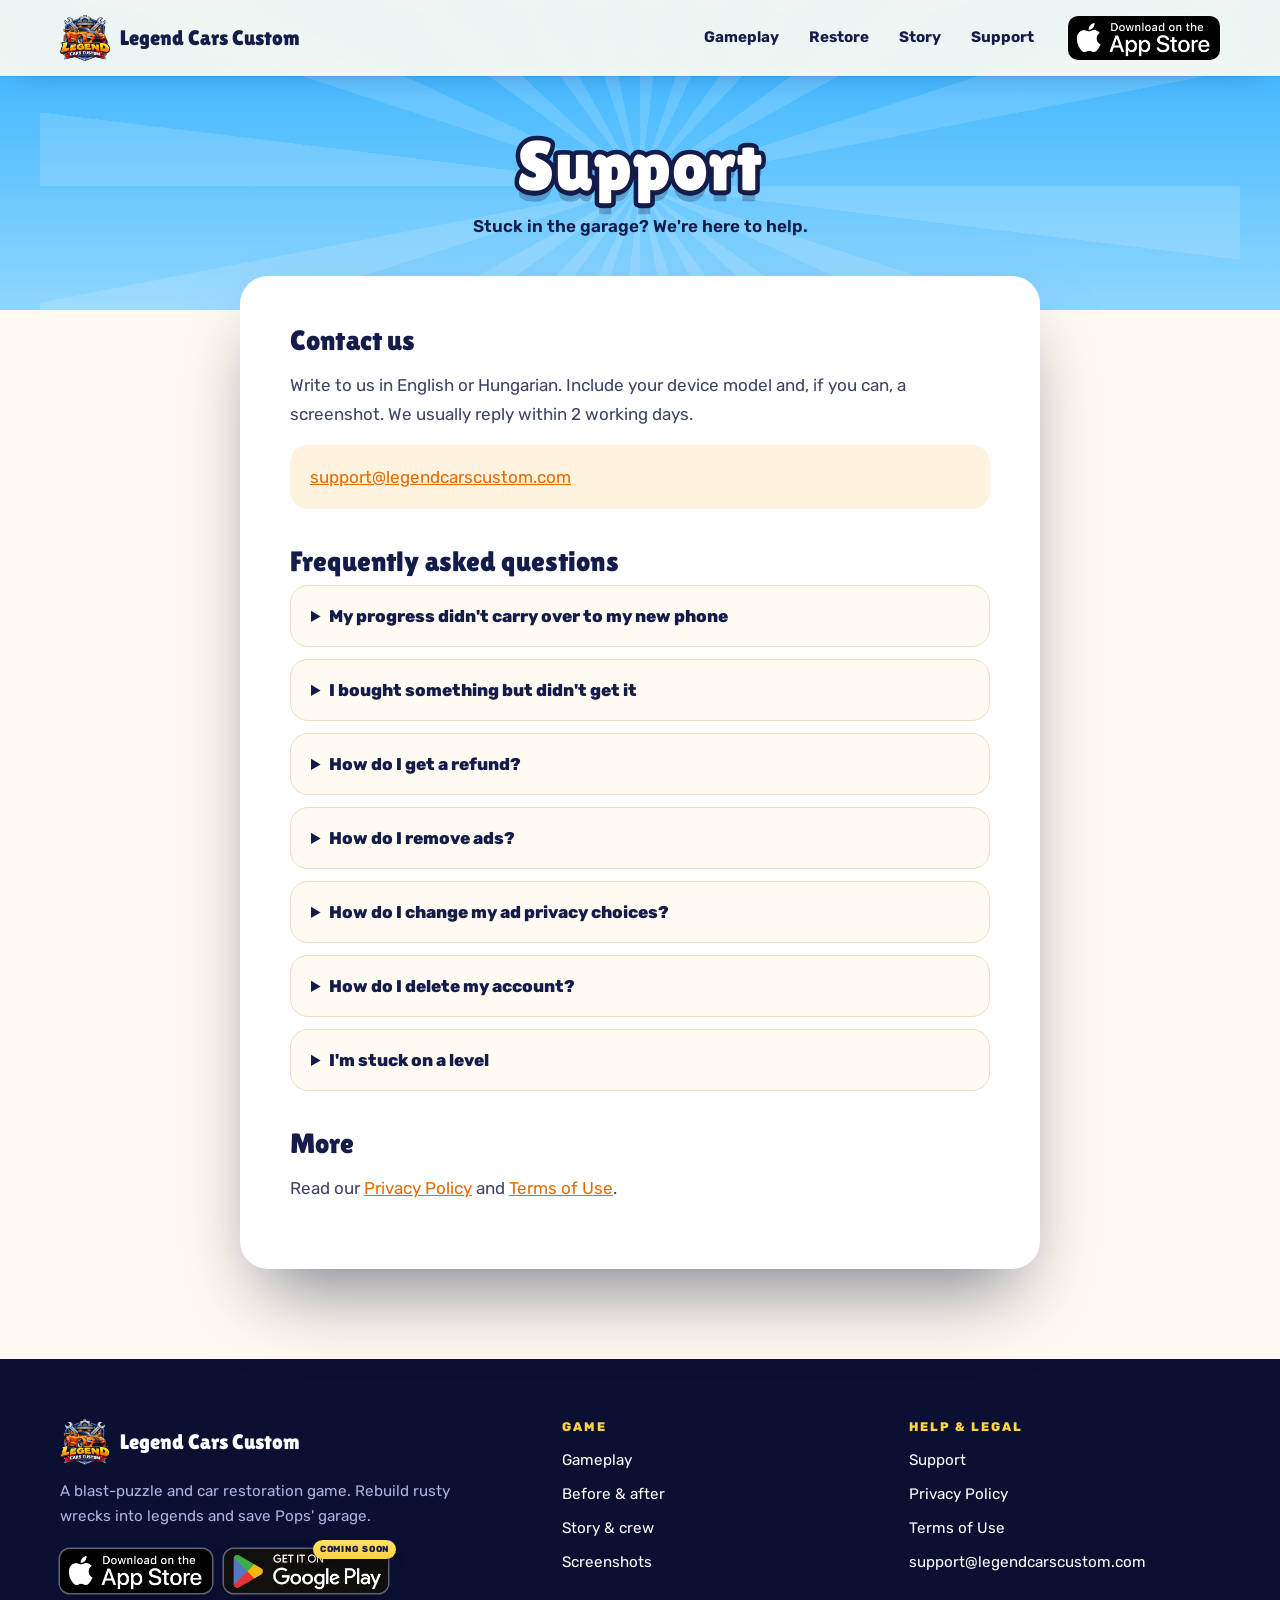
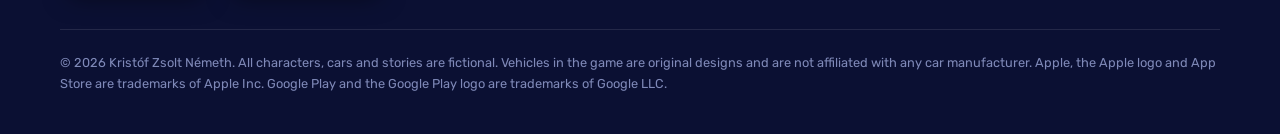
<file: support.html>
<!doctype html>
<html lang="en">
<head>
<meta charset="utf-8">
<meta name="viewport" content="width=device-width, initial-scale=1, viewport-fit=cover">
<title>Support | Legend Cars Custom</title>
<meta name="description" content="Help with purchases, progress, ads and your account in Legend Cars Custom.">
<link rel="canonical" href="https://legendcarscustom.com/support.html">
<meta name="theme-color" content="#2fb0ff">
<meta property="og:type" content="website"><meta property="og:url" content="https://legendcarscustom.com/support.html"><meta property="og:title" content="Support | Legend Cars Custom">
<meta property="og:description" content="Help with purchases, progress, ads and your account in Legend Cars Custom."><meta property="og:image" content="https://legendcarscustom.com/og-image.jpg">
<meta name="twitter:card" content="summary_large_image">
<meta name="apple-itunes-app" content="app-id=6824962786">
<link rel="icon" href="/favicon.ico" sizes="any"><link rel="icon" type="image/png" sizes="32x32" href="/favicon-32.png">
<link rel="apple-touch-icon" href="/apple-touch-icon.png"><link rel="manifest" href="/site.webmanifest">
<link rel="preconnect" href="https://fonts.googleapis.com"><link rel="preconnect" href="https://fonts.gstatic.com" crossorigin>
<link href="https://fonts.googleapis.com/css2?family=Lilita+One&family=Rubik:wght@400;500;700;800&display=swap" rel="stylesheet">
<link rel="stylesheet" href="/style.css">
<script>document.documentElement.classList.add('js')</script>
</head>
<body>
<header class="nav always" id="nav"><div class="wrap">
<a class="brand" href="/" aria-label="Legend Cars Custom home"><img src="/logo.webp" alt="" width="50" height="46"><span>Legend Cars Custom</span></a>
<nav aria-label="Main"><a href="/#play">Gameplay</a><a href="/#restore">Restore</a><a href="/#story">Story</a><a href="/support.html">Support</a></nav>
<a class="badge sm" href="https://apps.apple.com/hu/app/legend-cars-custom/id6824962786?l=hu" target="_blank" rel="noopener" aria-label="Download on the App Store"><img src="/badge-appstore.webp" alt="Download on the App Store" width="579" height="168"></a>
</div></header>
<main>
<div class="doc-hero"><div class="wrap"><h1 class="outline">Support</h1><p>Stuck in the garage? We're here to help.</p></div></div>
<div class="doc wrap"><div class="panel">
<h2>Contact us</h2><p>Write to us in English or Hungarian. Include your device model and, if you can, a screenshot. We usually reply within 2 working days.</p>
<div class="contact"><a href="mailto:support@legendcarscustom.com">support@legendcarscustom.com</a></div>
<h2>Frequently asked questions</h2><div class="faq"><details><summary>My progress didn't carry over to my new phone</summary><p>Progress syncs when you sign in. On the new device open <b>Settings → Account</b> and sign in with the same Apple or Google account you used before.</p></details><details><summary>I bought something but didn't get it</summary><p>Open <b>Shop → Restore Purchases</b>. If it still doesn't appear, email us with the date of the purchase. Apple sends a receipt to your Apple ID email that helps us find it.</p></details><details><summary>How do I get a refund?</summary><p>Purchases are made through Apple, so refunds are handled by Apple. Go to <a href="https://reportaproblem.apple.com" rel="noopener">reportaproblem.apple.com</a>, sign in, find the purchase and choose <b>Request a refund</b>.</p></details><details><summary>How do I remove ads?</summary><p>The <b>Legend Cars Custom Pass</b> in the shop removes forced ads for good and gives +20% Gears. Optional reward videos stay available if you want the bonus.</p></details><details><summary>How do I change my ad privacy choices?</summary><p>Open <b>Settings → Privacy</b> in the game to change your consent. On iPhone you can also go to <b>Settings → Privacy &amp; Security → Tracking</b>.</p></details><details><summary>How do I delete my account?</summary><p>Open <b>Settings → Delete account</b> in the game, or email us from the address linked to your account. All progress is permanently removed within 30 days.</p></details><details><summary>I'm stuck on a level</summary><p>Boosters (Wrench, Turbo and NOS) don't cost a move. Matches next to cardboard boxes crack them, and power-up blasts break them in one hit. Combining two power-ups by swapping them makes a huge combo.</p></details></div>
<h2>More</h2><p>Read our <a href="/privacy.html">Privacy Policy</a> and <a href="/terms.html">Terms of Use</a>.</p>
</div></div>
</main>
<footer><div class="wrap">
<div><a class="brand" href="/"><img src="/logo.webp" alt="" width="50" height="46">Legend Cars Custom</a>
<p style="margin:14px 0 0;max-width:40ch">A blast-puzzle and car restoration game. Rebuild rusty wrecks into legends and save Pops' garage.</p>
<div class="badges "><a class="badge sm" href="https://apps.apple.com/hu/app/legend-cars-custom/id6824962786?l=hu" target="_blank" rel="noopener" aria-label="Download on the App Store"><img src="/badge-appstore.webp" alt="Download on the App Store" width="579" height="168"></a><span class="badge soon sm" aria-label="Google Play, coming soon"><img src="/badge-googleplay.webp" alt="Get it on Google Play" width="629" height="168"><b>Coming soon</b></span></div></div>
<div><h4>Game</h4><ul><li><a href="/#play">Gameplay</a></li><li><a href="/#restore">Before &amp; after</a></li><li><a href="/#story">Story &amp; crew</a></li><li><a href="/#screens">Screenshots</a></li></ul></div>
<div><h4>Help &amp; legal</h4><ul><li><a href="/support.html">Support</a></li><li><a href="/privacy.html">Privacy Policy</a></li><li><a href="/terms.html">Terms of Use</a></li><li><a href="mailto:support@legendcarscustom.com">support@legendcarscustom.com</a></li></ul></div>
<p class="fine">© 2026 Kristóf Zsolt Németh. All characters, cars and stories are fictional. Vehicles in the game are original designs and are not affiliated with any car manufacturer. Apple, the Apple logo and App Store are trademarks of Apple Inc. Google Play and the Google Play logo are trademarks of Google LLC.</p>
</div></footer>
<script>
(function(){
  var nav=document.getElementById('nav');
  if(!nav.classList.contains('always')){var f=function(){nav.classList.toggle('solid',scrollY>40)};addEventListener('scroll',f,{passive:true});f();}
  var els=document.querySelectorAll('.rv');
  if(!('IntersectionObserver' in window)){els.forEach(function(e){e.classList.add('in')});return;}
  var io=new IntersectionObserver(function(es){es.forEach(function(e){if(e.isIntersecting){e.target.classList.add('in');io.unobserve(e.target);}})},{rootMargin:'0px 0px -8% 0px'});
  els.forEach(function(e){io.observe(e)});
})();
</script>
</body>
</html>
</file>
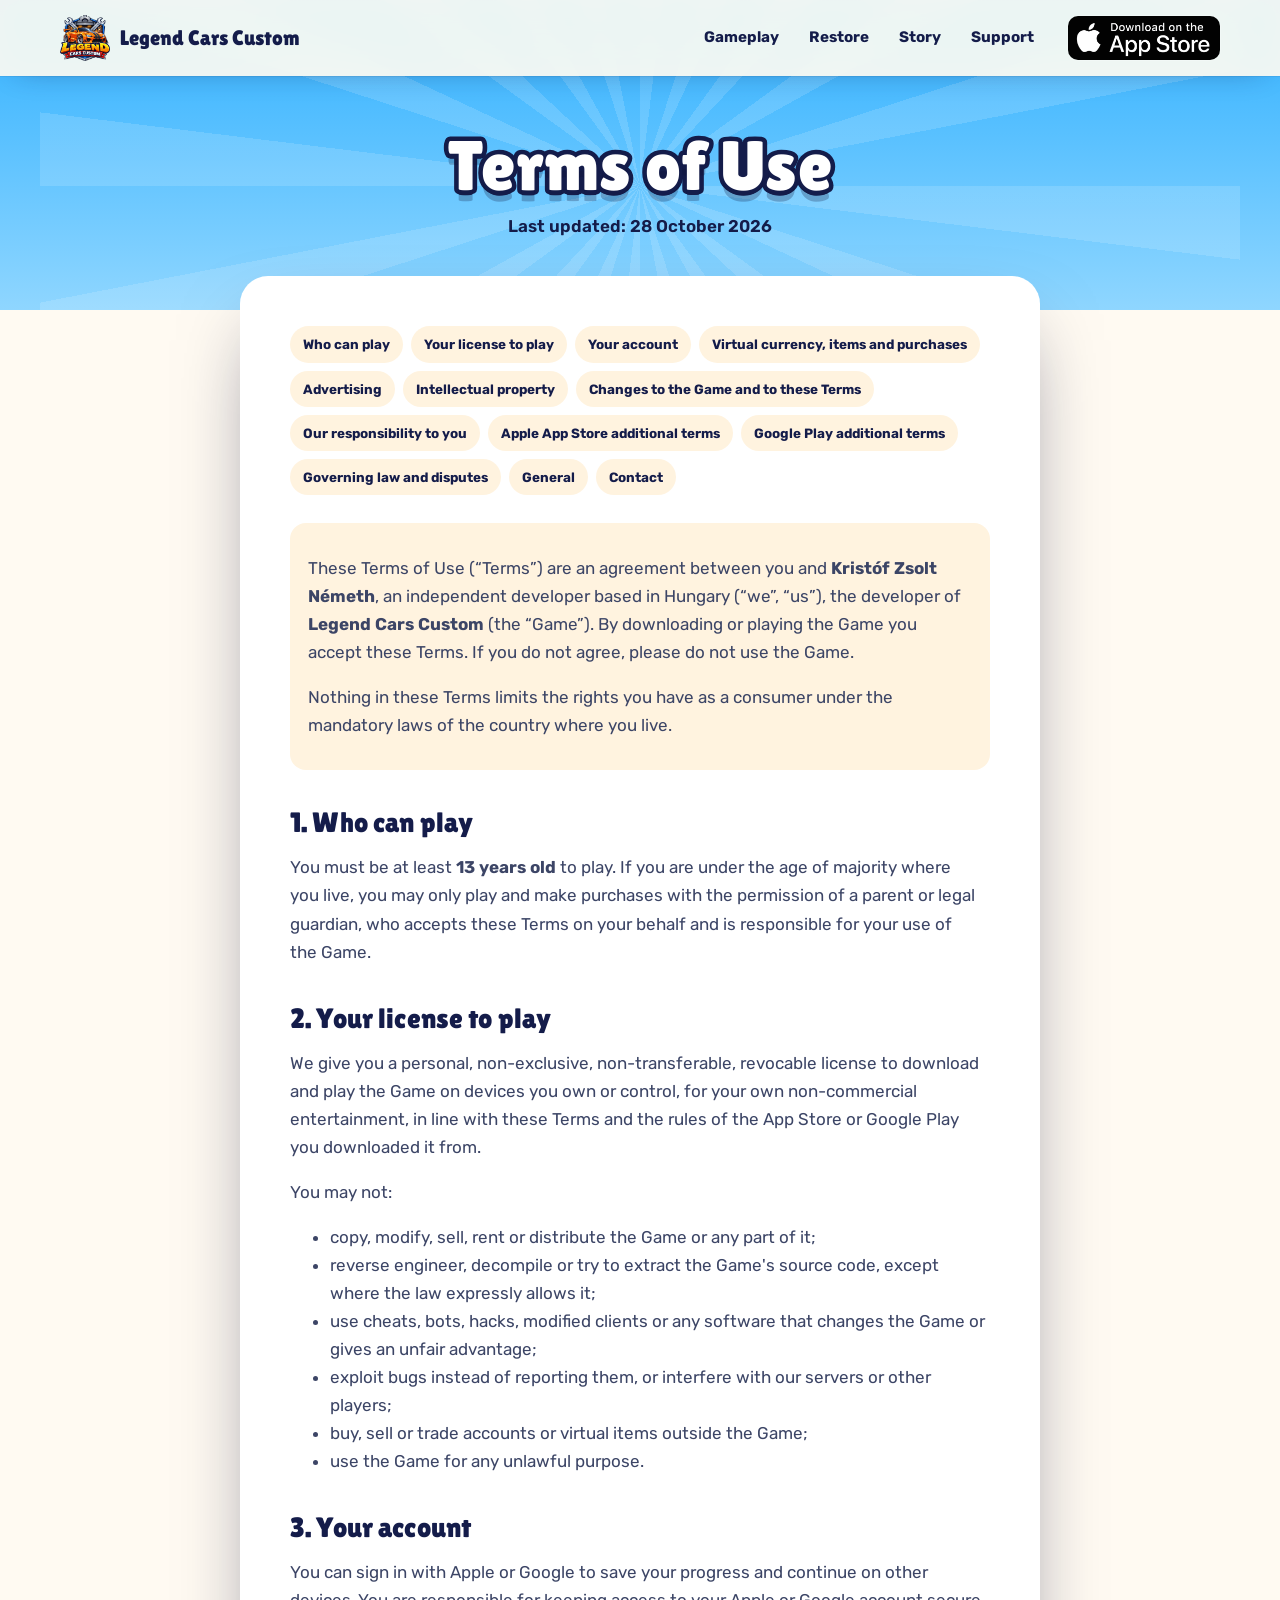
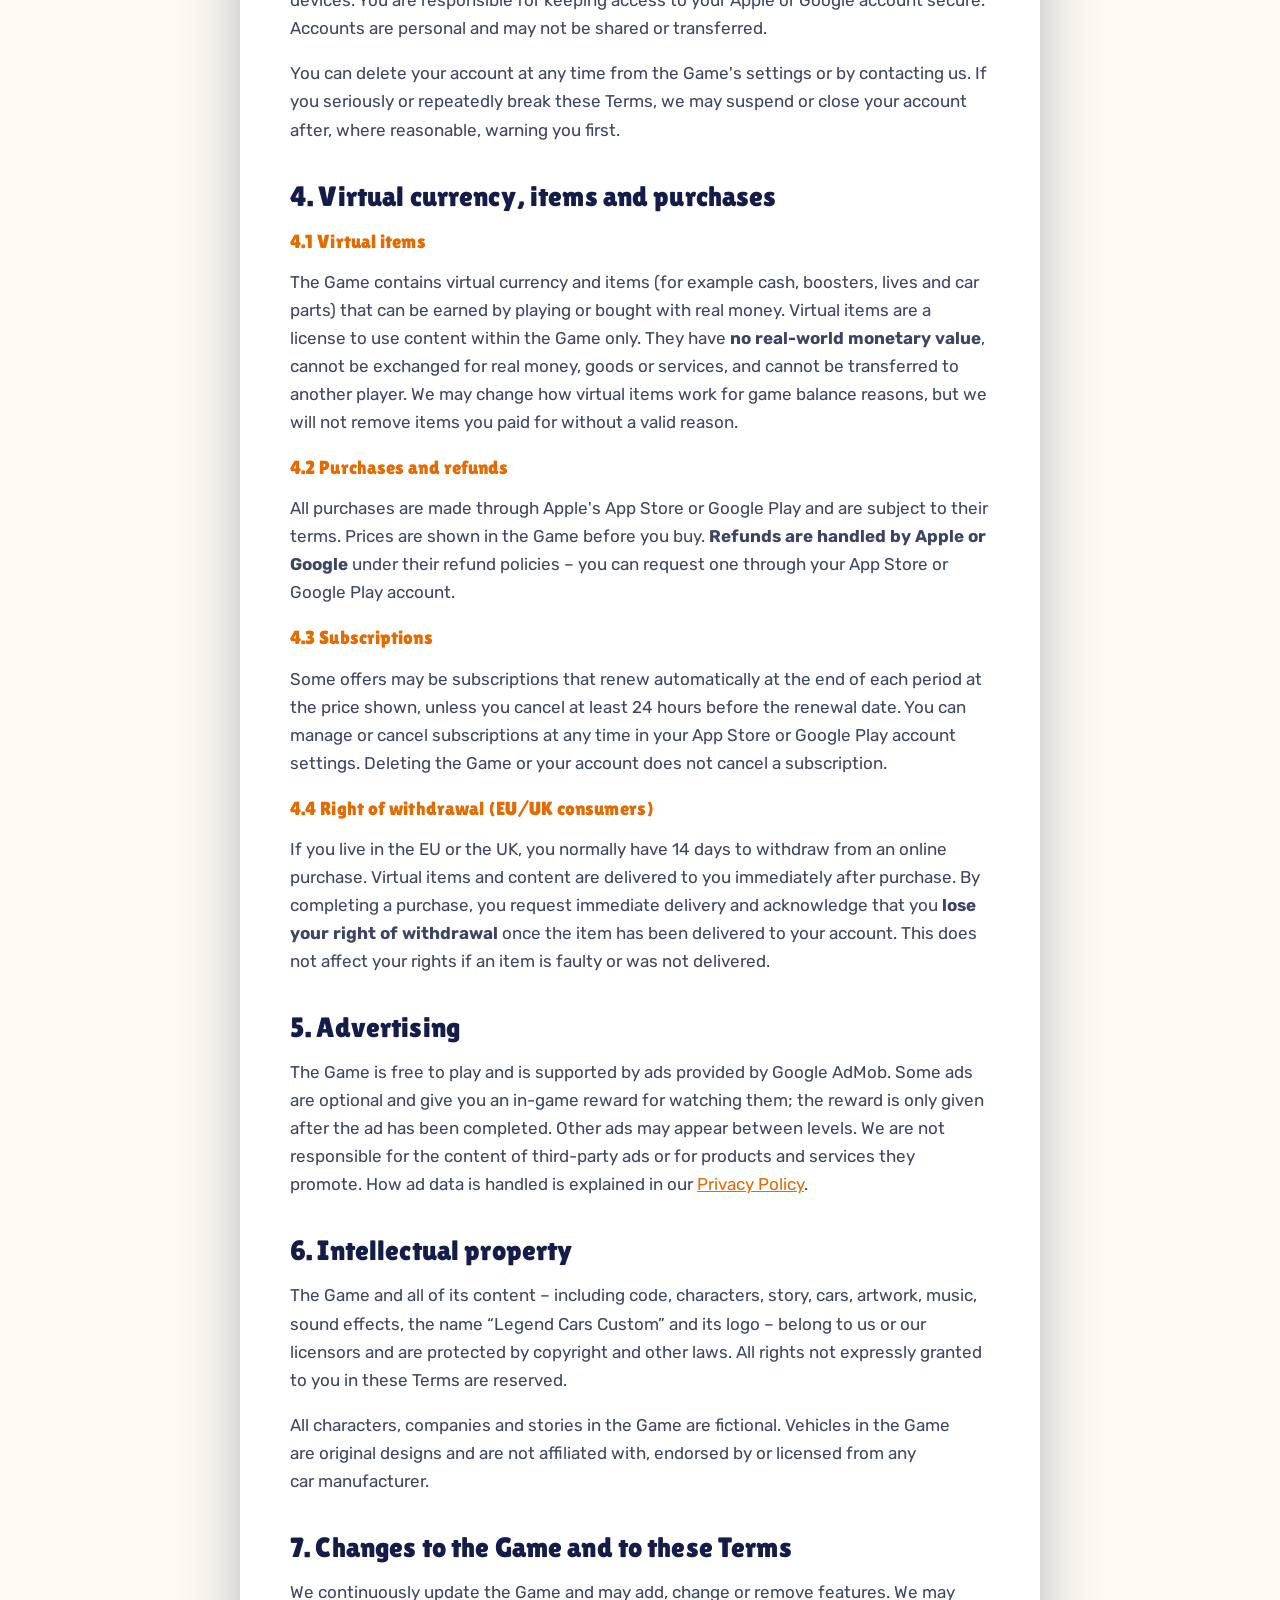
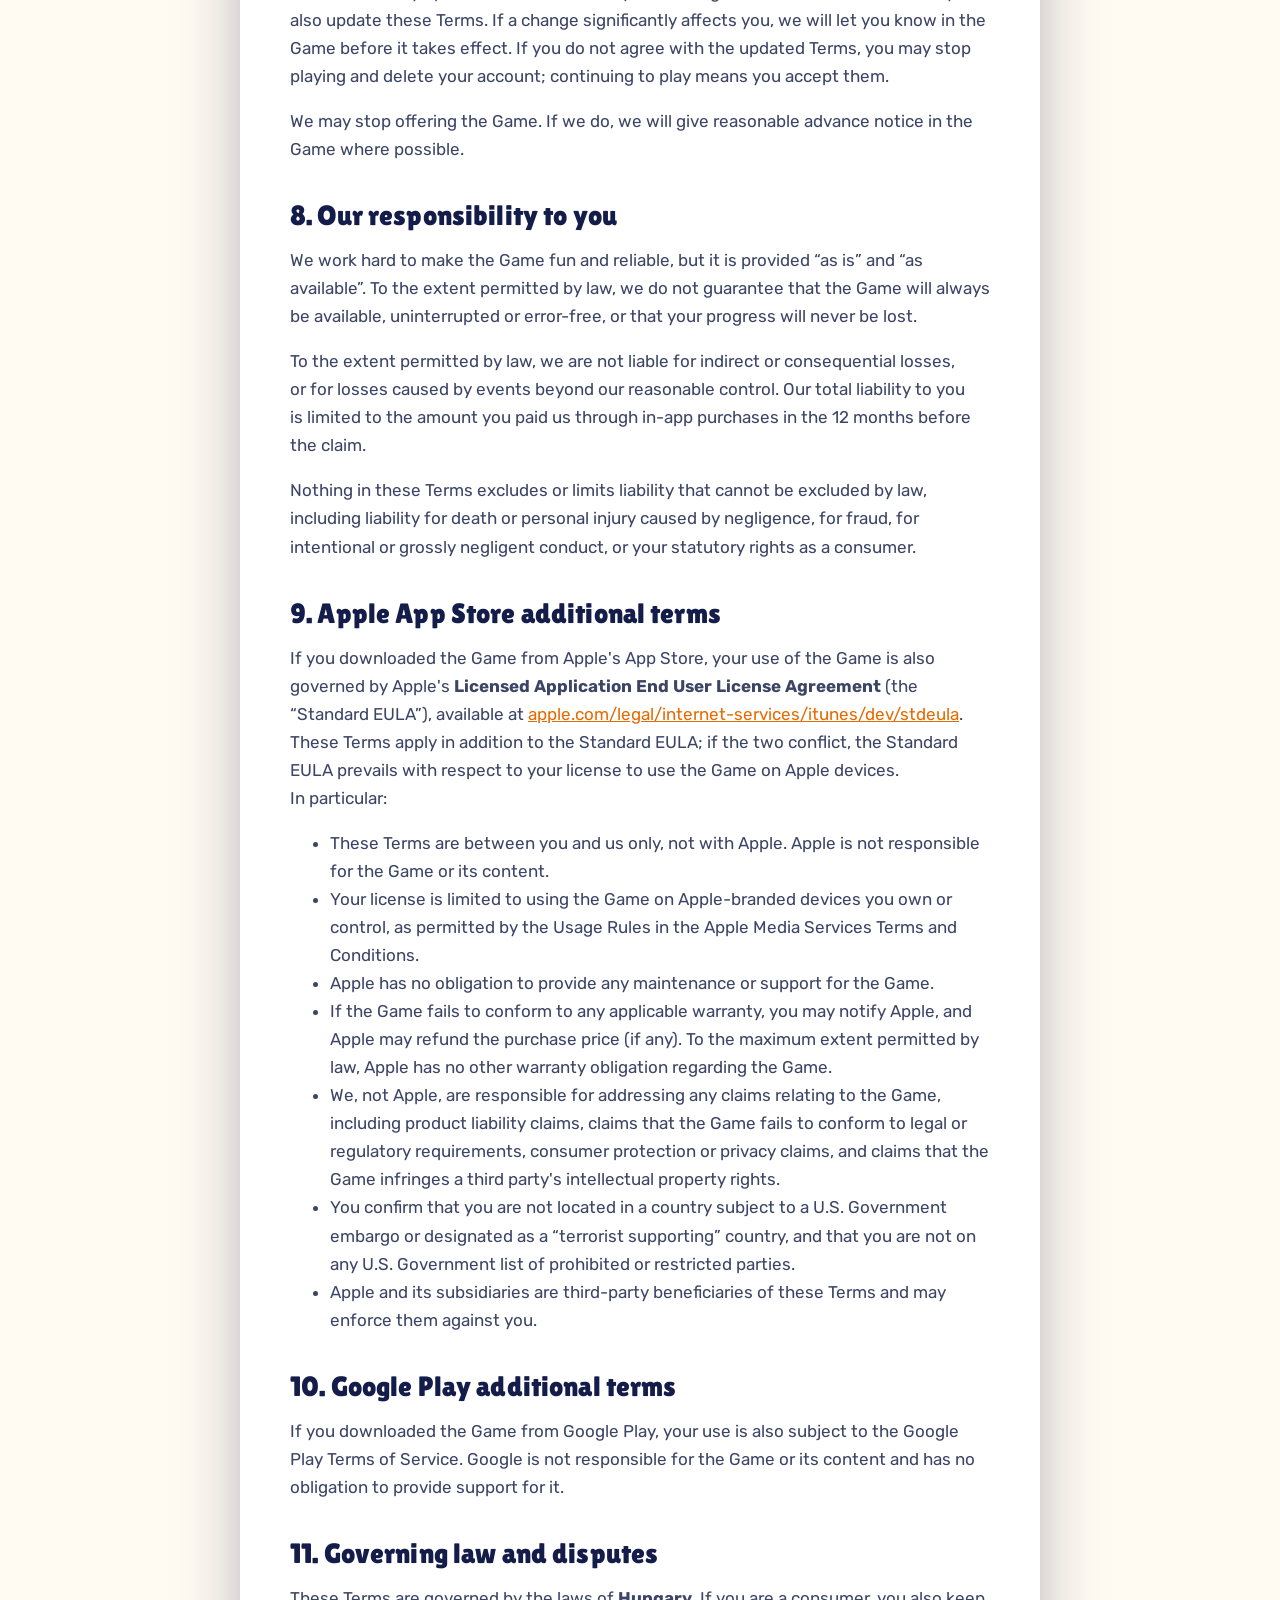
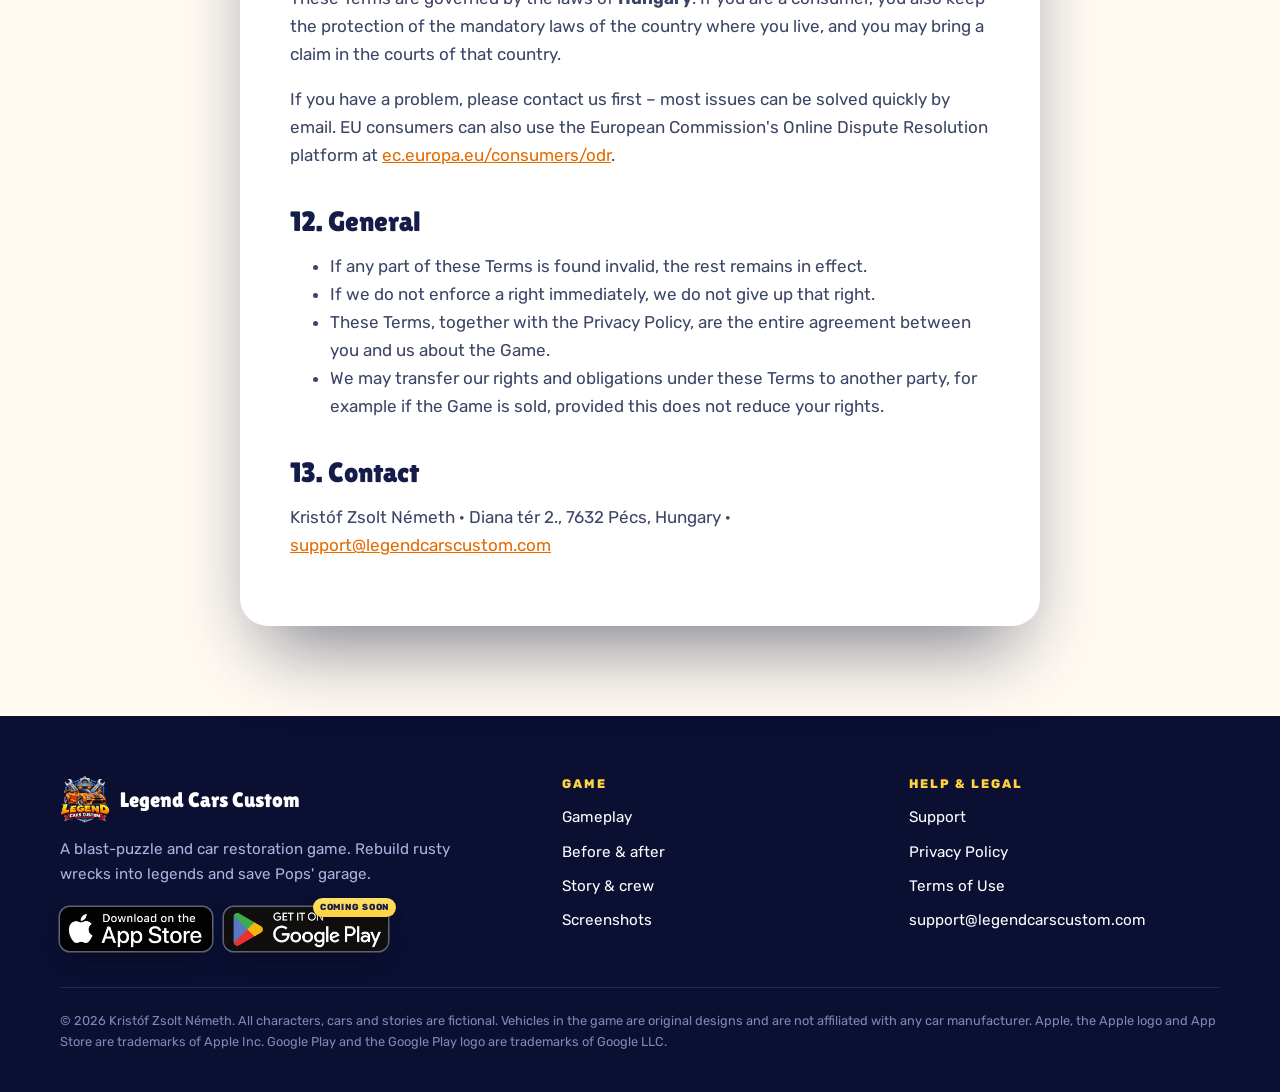
<file: terms.html>
<!doctype html>
<html lang="en">
<head>
<meta charset="utf-8">
<meta name="viewport" content="width=device-width, initial-scale=1, viewport-fit=cover">
<title>Terms of Use | Legend Cars Custom</title>
<meta name="description" content="The terms for playing Legend Cars Custom.">
<link rel="canonical" href="https://legendcarscustom.com/terms.html">
<meta name="theme-color" content="#2fb0ff">
<meta property="og:type" content="website"><meta property="og:url" content="https://legendcarscustom.com/terms.html"><meta property="og:title" content="Terms of Use | Legend Cars Custom">
<meta property="og:description" content="The terms for playing Legend Cars Custom."><meta property="og:image" content="https://legendcarscustom.com/og-image.jpg">
<meta name="twitter:card" content="summary_large_image">
<meta name="apple-itunes-app" content="app-id=6824962786">
<link rel="icon" href="/favicon.ico" sizes="any"><link rel="icon" type="image/png" sizes="32x32" href="/favicon-32.png">
<link rel="apple-touch-icon" href="/apple-touch-icon.png"><link rel="manifest" href="/site.webmanifest">
<link rel="preconnect" href="https://fonts.googleapis.com"><link rel="preconnect" href="https://fonts.gstatic.com" crossorigin>
<link href="https://fonts.googleapis.com/css2?family=Lilita+One&family=Rubik:wght@400;500;700;800&display=swap" rel="stylesheet">
<link rel="stylesheet" href="/style.css">
<script>document.documentElement.classList.add('js')</script>
</head>
<body>
<header class="nav always" id="nav"><div class="wrap">
<a class="brand" href="/" aria-label="Legend Cars Custom home"><img src="/logo.webp" alt="" width="50" height="46"><span>Legend Cars Custom</span></a>
<nav aria-label="Main"><a href="/#play">Gameplay</a><a href="/#restore">Restore</a><a href="/#story">Story</a><a href="/support.html">Support</a></nav>
<a class="badge sm" href="https://apps.apple.com/hu/app/legend-cars-custom/id6824962786?l=hu" target="_blank" rel="noopener" aria-label="Download on the App Store"><img src="/badge-appstore.webp" alt="Download on the App Store" width="579" height="168"></a>
</div></header>
<main>
<div class="doc-hero"><div class="wrap"><h1 class="outline">Terms of Use</h1><p>Last updated: 28 October 2026</p></div></div>
<div class="doc wrap"><div class="panel rv"><nav class="toc" aria-label="Sections"><a href="#s1">Who can play</a><a href="#s2">Your license to play</a><a href="#s3">Your account</a><a href="#s4">Virtual currency, items and purchases</a><a href="#s5">Advertising</a><a href="#s6">Intellectual property</a><a href="#s7">Changes to the Game and to these Terms</a><a href="#s8">Our responsibility to you</a><a href="#s9">Apple App Store additional terms</a><a href="#s10">Google Play additional terms</a><a href="#s11">Governing law and disputes</a><a href="#s12">General</a><a href="#s13">Contact</a></nav>

<div class="box">
<p>These Terms of Use (“Terms”) are an agreement between you and <strong>Kristóf Zsolt Németh</strong>, an independent developer based in Hungary (“we”, “us”), the developer of <strong>Legend Cars Custom</strong> (the “Game”). By downloading or playing the Game you accept these Terms. If you do not agree, please do not use the Game.</p>
<p>Nothing in these Terms limits the rights you have as a consumer under the mandatory laws of the country where you live.</p>
</div>

<h2 id="s1">1. Who can play</h2>
<p>You must be at least <strong>13 years old</strong> to play. If you are under the age of majority where you live, you may only play and make purchases with the permission of a parent or legal guardian, who accepts these Terms on your behalf and is responsible for your use of the Game.</p>

<h2 id="s2">2. Your license to play</h2>
<p>We give you a personal, non-exclusive, non-transferable, revocable license to download and play the Game on devices you own or control, for your own non-commercial entertainment, in line with these Terms and the rules of the App Store or Google Play you downloaded it from.</p>
<p>You may not:</p>
<ul>
  <li>copy, modify, sell, rent or distribute the Game or any part of it;</li>
  <li>reverse engineer, decompile or try to extract the Game's source code, except where the law expressly allows it;</li>
  <li>use cheats, bots, hacks, modified clients or any software that changes the Game or gives an unfair advantage;</li>
  <li>exploit bugs instead of reporting them, or interfere with our servers or other players;</li>
  <li>buy, sell or trade accounts or virtual items outside the Game;</li>
  <li>use the Game for any unlawful purpose.</li>
</ul>

<h2 id="s3">3. Your account</h2>
<p>You can sign in with Apple or Google to save your progress and continue on other devices. You are responsible for keeping access to your Apple or Google account secure. Accounts are personal and may not be shared or transferred.</p>
<p>You can delete your account at any time from the Game's settings or by contacting us. If you seriously or repeatedly break these Terms, we may suspend or close your account after, where reasonable, warning you first.</p>

<h2 id="s4">4. Virtual currency, items and purchases</h2>
<h3>4.1 Virtual items</h3>
<p>The Game contains virtual currency and items (for example cash, boosters, lives and car parts) that can be earned by playing or bought with real money. Virtual items are a license to use content within the Game only. They have <strong>no real-world monetary value</strong>, cannot be exchanged for real money, goods or services, and cannot be transferred to another player. We may change how virtual items work for game balance reasons, but we will not remove items you paid for without a valid reason.</p>

<h3>4.2 Purchases and refunds</h3>
<p>All purchases are made through Apple's App Store or Google Play and are subject to their terms. Prices are shown in the Game before you buy. <strong>Refunds are handled by Apple or Google</strong> under their refund policies – you can request one through your App Store or Google Play account.</p>

<h3>4.3 Subscriptions</h3>
<p>Some offers may be subscriptions that renew automatically at the end of each period at the price shown, unless you cancel at least 24 hours before the renewal date. You can manage or cancel subscriptions at any time in your App Store or Google Play account settings. Deleting the Game or your account does not cancel a subscription.</p>

<h3>4.4 Right of withdrawal (EU/UK consumers)</h3>
<p>If you live in the EU or the UK, you normally have 14 days to withdraw from an online purchase. Virtual items and content are delivered to you immediately after purchase. By completing a purchase, you request immediate delivery and acknowledge that you <strong>lose your right of withdrawal</strong> once the item has been delivered to your account. This does not affect your rights if an item is faulty or was not delivered.</p>

<h2 id="s5">5. Advertising</h2>
<p>The Game is free to play and is supported by ads provided by Google AdMob. Some ads are optional and give you an in-game reward for watching them; the reward is only given after the ad has been completed. Other ads may appear between levels. We are not responsible for the content of third-party ads or for products and services they promote. How ad data is handled is explained in our <a href="/privacy.html">Privacy Policy</a>.</p>

<h2 id="s6">6. Intellectual property</h2>
<p>The Game and all of its content – including code, characters, story, cars, artwork, music, sound effects, the name “Legend Cars Custom” and its logo – belong to us or our licensors and are protected by copyright and other laws. All rights not expressly granted to you in these Terms are reserved.</p>
<p>All characters, companies and stories in the Game are fictional. Vehicles in the Game are original designs and are not affiliated with, endorsed by or licensed from any car manufacturer.</p>

<h2 id="s7">7. Changes to the Game and to these Terms</h2>
<p>We continuously update the Game and may add, change or remove features. We may also update these Terms. If a change significantly affects you, we will let you know in the Game before it takes effect. If you do not agree with the updated Terms, you may stop playing and delete your account; continuing to play means you accept them.</p>
<p>We may stop offering the Game. If we do, we will give reasonable advance notice in the Game where possible.</p>

<h2 id="s8">8. Our responsibility to you</h2>
<p>We work hard to make the Game fun and reliable, but it is provided “as is” and “as available”. To the extent permitted by law, we do not guarantee that the Game will always be available, uninterrupted or error-free, or that your progress will never be lost.</p>
<p>To the extent permitted by law, we are not liable for indirect or consequential losses, or for losses caused by events beyond our reasonable control. Our total liability to you is limited to the amount you paid us through in-app purchases in the 12 months before the claim.</p>
<p>Nothing in these Terms excludes or limits liability that cannot be excluded by law, including liability for death or personal injury caused by negligence, for fraud, for intentional or grossly negligent conduct, or your statutory rights as a consumer.</p>

<h2 id="s9">9. Apple App Store additional terms</h2>
<p>If you downloaded the Game from Apple's App Store, your use of the Game is also governed by Apple's <strong>Licensed Application End User License Agreement</strong> (the “Standard EULA”), available at <a href="https://www.apple.com/legal/internet-services/itunes/dev/stdeula/" target="_blank" rel="noopener">apple.com/legal/internet-services/itunes/dev/stdeula</a>. These Terms apply in addition to the Standard EULA; if the two conflict, the Standard EULA prevails with respect to your license to use the Game on Apple devices. In particular:</p>
<ul>
  <li>These Terms are between you and us only, not with Apple. Apple is not responsible for the Game or its content.</li>
  <li>Your license is limited to using the Game on Apple-branded devices you own or control, as permitted by the Usage Rules in the Apple Media Services Terms and Conditions.</li>
  <li>Apple has no obligation to provide any maintenance or support for the Game.</li>
  <li>If the Game fails to conform to any applicable warranty, you may notify Apple, and Apple may refund the purchase price (if any). To the maximum extent permitted by law, Apple has no other warranty obligation regarding the Game.</li>
  <li>We, not Apple, are responsible for addressing any claims relating to the Game, including product liability claims, claims that the Game fails to conform to legal or regulatory requirements, consumer protection or privacy claims, and claims that the Game infringes a third party's intellectual property rights.</li>
  <li>You confirm that you are not located in a country subject to a U.S. Government embargo or designated as a “terrorist supporting” country, and that you are not on any U.S. Government list of prohibited or restricted parties.</li>
  <li>Apple and its subsidiaries are third-party beneficiaries of these Terms and may enforce them against you.</li>
</ul>

<h2 id="s10">10. Google Play additional terms</h2>
<p>If you downloaded the Game from Google Play, your use is also subject to the Google Play Terms of Service. Google is not responsible for the Game or its content and has no obligation to provide support for it.</p>

<h2 id="s11">11. Governing law and disputes</h2>
<p>These Terms are governed by the laws of <strong>Hungary</strong>. If you are a consumer, you also keep the protection of the mandatory laws of the country where you live, and you may bring a claim in the courts of that country.</p>
<p>If you have a problem, please contact us first – most issues can be solved quickly by email. EU consumers can also use the European Commission's Online Dispute Resolution platform at <a href="https://ec.europa.eu/consumers/odr" target="_blank" rel="noopener">ec.europa.eu/consumers/odr</a>.</p>

<h2 id="s12">12. General</h2>
<ul>
  <li>If any part of these Terms is found invalid, the rest remains in effect.</li>
  <li>If we do not enforce a right immediately, we do not give up that right.</li>
  <li>These Terms, together with the Privacy Policy, are the entire agreement between you and us about the Game.</li>
  <li>We may transfer our rights and obligations under these Terms to another party, for example if the Game is sold, provided this does not reduce your rights.</li>
</ul>

<h2 id="s13">13. Contact</h2>
<p>Kristóf Zsolt Németh · Diana tér 2., 7632 Pécs, Hungary · <a href="mailto:support@legendcarscustom.com">support@legendcarscustom.com</a></p>

</div></div>
</main>
<footer><div class="wrap">
<div><a class="brand" href="/"><img src="/logo.webp" alt="" width="50" height="46">Legend Cars Custom</a>
<p style="margin:14px 0 0;max-width:40ch">A blast-puzzle and car restoration game. Rebuild rusty wrecks into legends and save Pops' garage.</p>
<div class="badges "><a class="badge sm" href="https://apps.apple.com/hu/app/legend-cars-custom/id6824962786?l=hu" target="_blank" rel="noopener" aria-label="Download on the App Store"><img src="/badge-appstore.webp" alt="Download on the App Store" width="579" height="168"></a><span class="badge soon sm" aria-label="Google Play, coming soon"><img src="/badge-googleplay.webp" alt="Get it on Google Play" width="629" height="168"><b>Coming soon</b></span></div></div>
<div><h4>Game</h4><ul><li><a href="/#play">Gameplay</a></li><li><a href="/#restore">Before &amp; after</a></li><li><a href="/#story">Story &amp; crew</a></li><li><a href="/#screens">Screenshots</a></li></ul></div>
<div><h4>Help &amp; legal</h4><ul><li><a href="/support.html">Support</a></li><li><a href="/privacy.html">Privacy Policy</a></li><li><a href="/terms.html">Terms of Use</a></li><li><a href="mailto:support@legendcarscustom.com">support@legendcarscustom.com</a></li></ul></div>
<p class="fine">© 2026 Kristóf Zsolt Németh. All characters, cars and stories are fictional. Vehicles in the game are original designs and are not affiliated with any car manufacturer. Apple, the Apple logo and App Store are trademarks of Apple Inc. Google Play and the Google Play logo are trademarks of Google LLC.</p>
</div></footer>
<script>
(function(){
  var nav=document.getElementById('nav');
  if(!nav.classList.contains('always')){var f=function(){nav.classList.toggle('solid',scrollY>40)};addEventListener('scroll',f,{passive:true});f();}
  var els=document.querySelectorAll('.rv');
  if(!('IntersectionObserver' in window)){els.forEach(function(e){e.classList.add('in')});return;}
  var io=new IntersectionObserver(function(es){es.forEach(function(e){if(e.isIntersecting){e.target.classList.add('in');io.unobserve(e.target);}})},{rootMargin:'0px 0px -8% 0px'});
  els.forEach(function(e){io.observe(e)});
})();
</script>
</body>
</html>
</file>
<file: style.css>
/* Legend Cars Custom — bright arcade garage, polished. Single light look by design. */
:root{
  --sky:#2fb0ff; --sky-d:#1386e0; --sun:#ffd23f; --orange:#ff8a00; --orange-d:#e56a00;
  --navy:#141c4a; --navy-2:#1f2a66; --night:#0b1033; --paper:#fffaf2; --cream:#fff3df;
  --pink:#ff5fa8; --violet:#7b5cff;
  --ink:#232b4d; --muted:#5b6487; --line:#f0dcbc;
  --display:"Lilita One","Arial Rounded MT Bold",system-ui,sans-serif;
  --body:"Rubik",system-ui,-apple-system,"Segoe UI",Roboto,sans-serif;
  --r:28px;
  --shadow:0 2px 0 rgba(20,28,74,.06),0 18px 40px -12px rgba(20,28,74,.28);
  --shadow-lg:0 40px 80px -24px rgba(11,16,51,.55);
  color-scheme:light;
}
*{box-sizing:border-box}
html{scroll-behavior:smooth;scroll-padding-top:80px}
html,body{overflow-x:clip}
body{margin:0;background:var(--paper);color:var(--ink);font:17px/1.65 var(--body);-webkit-font-smoothing:antialiased;overflow-x:hidden}
img{max-width:100%;height:auto;display:block}
a{color:var(--orange-d)}
a:focus-visible,button:focus-visible{outline:3px solid var(--sun);outline-offset:3px;border-radius:10px}
.wrap{max-width:1200px;margin:0 auto;padding-left:max(20px,env(safe-area-inset-left,0px));padding-right:max(20px,env(safe-area-inset-right,0px))}
h1,h2,h3{font-family:var(--display);font-weight:400;color:var(--navy);line-height:1;letter-spacing:.005em;text-wrap:balance;margin:0}
h2{font-size:clamp(2.4rem,5.2vw,4rem)}
h3{font-size:1.5rem}
p{text-wrap:pretty}
.kicker{display:inline-flex;align-items:center;gap:10px;font:800 .8rem/1 var(--body);letter-spacing:.18em;text-transform:uppercase;color:var(--orange-d);margin-bottom:16px}
.kicker::before{content:"";width:28px;height:4px;border-radius:4px;background:currentColor}
.lead{font-size:1.15rem;color:var(--muted);max-width:56ch;margin:18px 0 0}
.outline{color:#fff;-webkit-text-stroke:.13em var(--navy);paint-order:stroke fill;text-shadow:0 .07em 0 var(--navy),0 .16em 0 rgba(11,16,51,.25)}
.outline em{font-style:normal;color:var(--sun)}
section{position:relative;padding-block:clamp(80px,10vw,130px)}

/* reveal on scroll (only when JS is on) */
.js .rv{opacity:0;transform:translateY(28px);transition:opacity .7s ease,transform .7s cubic-bezier(.2,.7,.2,1)}
.js .rv.in{opacity:1;transform:none}
.js .rv.d1{transition-delay:.1s}.js .rv.d2{transition-delay:.2s}.js .rv.d3{transition-delay:.3s}

/* store badges */
.badges{display:flex;flex-wrap:wrap;gap:12px;align-items:center}
.badges.center{justify-content:center}
.badge{position:relative;display:block;height:56px;border-radius:12px;overflow:visible;transition:transform .2s ease,box-shadow .2s ease;box-shadow:0 0 0 1.5px rgba(255,255,255,.35),0 12px 26px -10px rgba(0,0,0,.55)}
.badge img{height:100%;width:auto;border-radius:12px}
.badge:hover{transform:translateY(-3px);box-shadow:0 0 0 1.5px rgba(255,255,255,.5),0 18px 32px -12px rgba(0,0,0,.6)}
.badge.soon{cursor:default}
.badge.soon:hover{transform:none}
.badge.soon b{position:absolute;top:-14px;right:-10px;background:linear-gradient(180deg,#ffe066,var(--sun));color:var(--navy);font:800 .62rem/1 var(--body);letter-spacing:.1em;text-transform:uppercase;padding:6px 9px;border-radius:999px;box-shadow:0 4px 10px -2px rgba(0,0,0,.35);white-space:nowrap}
.badge.sm{height:44px;border-radius:10px}.badge.sm img{border-radius:10px}
.badge.sm.soon b{top:-9px;right:-8px;font-size:.55rem;padding:5px 7px}
.badge.xs{height:40px;border-radius:9px;box-shadow:0 0 0 1px rgba(255,255,255,.25)}.badge.xs img{border-radius:9px}
.badge.xs.soon b{top:-8px;right:-6px;font-size:.52rem;padding:4px 6px}
.btn:hover{transform:translateY(-2px);box-shadow:0 8px 0 var(--navy)}

/* nav */
.nav{position:fixed;inset:0 0 auto;z-index:50;padding-top:env(safe-area-inset-top,0px);transition:background .3s ease,box-shadow .3s ease}
.nav .wrap{display:flex;align-items:center;gap:20px;min-height:76px}
.nav.solid,.nav.always{background:rgba(255,250,242,.92);backdrop-filter:saturate(1.5) blur(14px);-webkit-backdrop-filter:saturate(1.5) blur(14px);box-shadow:0 1px 0 rgba(20,28,74,.08),0 10px 30px -18px rgba(20,28,74,.4)}
.brand{display:flex;align-items:center;gap:10px;text-decoration:none;color:var(--navy);font:400 1.3rem var(--display);white-space:nowrap}
.brand img{width:50px}
.nav nav{margin-left:auto;display:flex;gap:2px}
.nav nav a{color:var(--navy);text-decoration:none;font-weight:700;font-size:.95rem;padding:9px 14px;border-radius:999px;transition:background .15s}
.nav nav a:hover{background:rgba(255,255,255,.75)}
.nav .badge{box-shadow:0 0 0 1px rgba(255,255,255,.2)}
@media (max-width:900px){.nav nav{display:none}.nav .badge{margin-left:auto}}
@media (max-width:480px){.nav .brand span{display:none}}

/* hero */
.hero{min-height:min(100svh,940px);display:flex;align-items:center;overflow:hidden;padding:120px 0 90px;background:var(--sky)}
.hero .bg{position:absolute;inset:0;background:url(/street.webp) center 70%/cover no-repeat;transform:scale(1.06)}
.hero::before{content:"";position:absolute;inset:0;z-index:1;background:
  radial-gradient(120% 90% at 0% 40%,rgba(47,176,255,.96) 0%,rgba(47,176,255,.78) 38%,rgba(47,176,255,.15) 70%,rgba(47,176,255,0) 100%),
  linear-gradient(180deg,rgba(227,246,255,0) 78%,#e3f6ff 100%)}
.hero .wrap{position:relative;z-index:2;display:grid;grid-template-columns:minmax(0,1fr) minmax(0,1.05fr);gap:30px;align-items:center;width:100%}
.hero-copy{max-width:560px}
.hero-logo{width:min(250px,60%);margin:0 0 18px -6px;filter:drop-shadow(0 14px 20px rgba(11,16,51,.35))}
.hero h1{font-size:clamp(3.1rem,6.6vw,5.5rem)}
.hero p.sub{font-size:1.22rem;line-height:1.55;color:#fff;font-weight:500;max-width:36ch;margin:22px 0 30px;text-shadow:0 1px 12px rgba(11,16,51,.35)}
.chips{display:flex;flex-wrap:wrap;gap:8px;margin-top:26px}
.chips span{font:700 .82rem/1 var(--body);color:var(--navy);background:rgba(255,255,255,.88);padding:9px 13px;border-radius:999px}
.hero-visual{position:relative;height:640px}
.rays{position:absolute;left:50%;top:46%;width:900px;height:900px;margin:-450px 0 0 -450px;border-radius:50%;background:repeating-conic-gradient(rgba(255,255,255,.22) 0 7deg,rgba(255,255,255,0) 7deg 18deg);-webkit-mask:radial-gradient(circle,#000 0,#000 30%,transparent 66%);mask:radial-gradient(circle,#000 0,#000 30%,transparent 66%);animation:spin 80s linear infinite}
@keyframes spin{to{transform:rotate(360deg)}}
.phone{position:relative;aspect-ratio:640/1391;padding:9px;border-radius:50px;background:linear-gradient(145deg,#2a3270,#0b1033 60%);box-shadow:inset 0 0 0 2px rgba(255,255,255,.12),var(--shadow-lg)}
.phone img{width:100%;height:100%;object-fit:cover;border-radius:41px}
.hero .phone{position:absolute}
.hero .ph-back{width:240px;right:6%;top:30px;transform:rotate(9deg)}
.hero .ph-front{width:262px;left:12%;top:-10px;transform:rotate(-7deg)}
.hero .hero-car{position:absolute;left:2%;bottom:-40px;width:100%;max-width:none;filter:drop-shadow(0 34px 28px rgba(11,16,51,.45));animation:bob 5s ease-in-out infinite}
.float{position:absolute;width:92px;filter:drop-shadow(0 12px 12px rgba(11,16,51,.35));animation:bob 4s ease-in-out infinite;z-index:3}
@keyframes bob{50%{transform:translateY(-12px)}}
.scroll-cue{position:absolute;z-index:3;left:50%;bottom:22px;width:30px;height:48px;margin-left:-15px;border:3px solid var(--navy);border-radius:20px;opacity:.55}
.scroll-cue::after{content:"";position:absolute;left:50%;top:9px;width:6px;height:10px;margin-left:-3px;border-radius:3px;background:var(--navy);animation:cue 1.8s ease-in-out infinite}
@keyframes cue{60%{transform:translateY(12px);opacity:0}}
@media (max-width:900px){
  .hero{padding:104px 0 60px;min-height:0}
  .hero::before{background:linear-gradient(180deg,rgba(47,176,255,.95) 0%,rgba(47,176,255,.7) 50%,rgba(47,176,255,.2) 80%,#e3f6ff 100%)}
  .hero .wrap{grid-template-columns:minmax(0,1fr);text-align:center}
  .hero-copy{margin:0 auto}
  .hero-logo{margin:0 auto 14px}
  .hero p.sub{margin-inline:auto}
  .hero .badges,.chips{justify-content:center}
  .hero-visual{height:470px;max-width:460px;width:100%;margin:10px auto 0}
  .hero .ph-back{width:180px;right:6%}.hero .ph-front{width:196px;left:10%}
  .rays{width:640px;height:640px;margin:-320px 0 0 -320px}
  .float{width:64px}
  .scroll-cue{display:none}
}

/* marquee band */
.band-wrap{position:relative;z-index:4;overflow:hidden;margin-top:-40px;padding:24px 0}
.band{background:var(--navy);transform:rotate(-2deg);margin:0 -40px;padding:18px 0;overflow:hidden;box-shadow:0 18px 40px -20px rgba(11,16,51,.6)}
.band .track{display:flex;width:max-content;animation:marquee 32s linear infinite}
.band span{font:400 clamp(1.3rem,2.4vw,1.9rem)/1 var(--display);color:#fff;letter-spacing:.04em;padding:0 22px;white-space:nowrap;display:flex;align-items:center;gap:44px}
.band span::after{content:"";width:16px;height:16px;background:var(--sun);transform:rotate(45deg);border-radius:3px}
.band span:nth-child(3n+2){color:var(--sun)}
@keyframes marquee{to{transform:translateX(-50%)}}

/* split feature */
.split{display:grid;grid-template-columns:minmax(0,.9fr) minmax(0,1.1fr);gap:clamp(40px,7vw,100px);align-items:center}
.split.flip{grid-template-columns:minmax(0,1.1fr) minmax(0,.9fr)}
.split.flip .visual{order:2}
.visual{position:relative;display:grid;place-items:center}
.visual .blob{position:absolute;width:min(420px,92%);aspect-ratio:1;border-radius:46% 54% 42% 58%/52% 44% 56% 48%;z-index:0}
.visual .phone{width:min(320px,78%);z-index:1}
.visual .tag{position:absolute;z-index:2;display:flex;align-items:center;gap:10px;background:#fff;border-radius:18px;padding:10px 14px 10px 10px;box-shadow:var(--shadow);font:800 .9rem/1.15 var(--body);color:var(--navy)}
.visual .tag img{width:46px;height:46px;object-fit:contain}
.visual .tag small{display:block;font-weight:500;color:var(--muted);font-size:.78rem}

@media (max-width:900px){.split,.split.flip{grid-template-columns:minmax(0,1fr)}.split.flip .visual{order:0}.visual .phone{width:min(260px,70%)}}


/* before / after */
.ba{background:radial-gradient(80% 70% at 50% 40%,#2a3a8f 0%,var(--navy) 55%,var(--night) 100%);color:#fff;overflow:hidden}
.ba h2{color:#fff}.ba .kicker{color:var(--sun)}
.ba .head{text-align:center;max-width:760px;margin:0 auto}
.ba .lead{color:#c8d0f7;margin-inline:auto}
.ba-grid{display:grid;grid-template-columns:minmax(0,1fr) auto minmax(0,1fr);gap:clamp(14px,3vw,36px);align-items:center;margin-top:56px}
.ba-card{position:relative;margin:0;border-radius:32px;aspect-ratio:4/3;display:grid;place-items:center;padding:7%;overflow:hidden;isolation:isolate}
.ba-card img{width:100%;filter:drop-shadow(0 24px 20px rgba(0,0,0,.45));transition:transform .5s cubic-bezier(.2,.7,.2,1)}
.ba-card:hover img{transform:scale(1.04) rotate(-1deg)}
.ba-card.before{background:linear-gradient(160deg,#4a4f66,#262a3d);box-shadow:inset 0 0 0 2px rgba(255,255,255,.08)}
.ba-card.before img{filter:drop-shadow(0 24px 20px rgba(0,0,0,.45)) saturate(.85)}
.ba-card.after{background:radial-gradient(circle at 50% 60%,#5fc8ff 0%,#2f6ff0 55%,#1d2b8a 100%);box-shadow:0 0 0 3px var(--sun),0 30px 80px -20px rgba(47,176,255,.7)}
.ba-card.after::before{content:"";position:absolute;inset:-40%;z-index:-1;background:repeating-conic-gradient(rgba(255,255,255,.12) 0 7deg,transparent 7deg 18deg);animation:spin 60s linear infinite}
.ba-tag{position:absolute;top:18px;left:18px;font:400 1.05rem/1 var(--display);letter-spacing:.04em;padding:9px 15px;border-radius:999px;background:rgba(255,255,255,.14);color:#fff;backdrop-filter:blur(6px)}
.after .ba-tag{background:var(--sun);color:var(--navy)}
.ba-arrow{width:64px;height:64px;border-radius:50%;display:grid;place-items:center;background:var(--orange);color:#fff;box-shadow:0 0 0 8px rgba(255,138,0,.2)}
.ba-arrow svg{width:32px;height:32px}
@media (max-width:820px){.ba-grid{grid-template-columns:minmax(0,1fr)}.ba-arrow{margin:-6px auto;transform:rotate(90deg);width:52px;height:52px}}

/* download prompts */
.inline-get{display:grid;justify-items:center;gap:16px;margin-top:56px;text-align:center}
.inline-get p{margin:0;font:400 1.4rem/1.2 var(--display);color:var(--navy)}
.ba .inline-get p{color:#fff}
.get-strip{display:flex;flex-wrap:wrap;align-items:center;justify-content:space-between;gap:20px 30px;margin-top:40px;padding:26px 30px;border-radius:var(--r);background:linear-gradient(120deg,var(--navy),#2a3a8f);color:#fff;box-shadow:var(--shadow-lg);position:relative;overflow:hidden}
.get-strip::before{content:"";position:absolute;right:-80px;top:-120px;width:360px;height:360px;background:repeating-conic-gradient(rgba(255,255,255,.07) 0 8deg,transparent 8deg 20deg);border-radius:50%}
.get-strip b{display:block;font:400 1.7rem/1.1 var(--display)}
.get-strip span{color:#c8d0f7;font-size:.95rem}
.get-strip .badges{position:relative}
@media (max-width:700px){.get-strip{justify-content:center;text-align:center}}


/* story & crew */
.story{background:linear-gradient(180deg,#ffe9d2 0%,#ffd6e8 100%);overflow:hidden}
.story .intro{display:grid;grid-template-columns:minmax(0,1fr) minmax(0,1fr);gap:40px;align-items:end;margin-bottom:56px}
.letter{background:#fff;border-radius:22px;padding:24px 26px;box-shadow:var(--shadow);transform:rotate(1.5deg);position:relative}
.letter::before{content:"FINAL NOTICE";position:absolute;top:-14px;right:22px;background:#e8344e;color:#fff;font:800 .72rem/1 var(--body);letter-spacing:.14em;padding:7px 11px;border-radius:6px;transform:rotate(-4deg)}
.letter p{margin:.35em 0;color:var(--ink)}
.letter b{color:var(--navy)}
.cast{display:grid;grid-template-columns:repeat(4,minmax(0,1fr));gap:22px}
.card{position:relative;border-radius:var(--r);overflow:hidden;background:var(--tint);box-shadow:var(--shadow);display:flex;flex-direction:column;transition:transform .25s ease,box-shadow .25s ease;isolation:isolate}
.card::before{content:"";position:absolute;inset:0 0 auto;height:360px;z-index:-1;background:radial-gradient(circle at 50% 60%,rgba(255,255,255,.75),rgba(255,255,255,0) 60%)}
.card:hover{transform:translateY(-8px);box-shadow:var(--shadow-lg)}
.card .art{height:360px;display:flex;align-items:flex-end;justify-content:center;padding-top:16px}
.card .art img{height:100%!important;width:auto;object-fit:contain;object-position:bottom;transition:transform .35s ease}
.card:hover .art img{transform:scale(1.04)}
.card .who{background:var(--navy);color:#fff;padding:18px 20px 22px;flex:1}
.card .who h3{color:#fff;font-size:1.8rem}
.card .who .role{color:var(--sun);font-weight:800;font-size:.78rem;letter-spacing:.12em;text-transform:uppercase;margin-top:4px}
.card .who p{margin:10px 0 0;font-size:.93rem;color:#d3d9fb;line-height:1.5}
@media (max-width:1000px){.cast{grid-template-columns:repeat(2,minmax(0,1fr))}.story .intro{grid-template-columns:minmax(0,1fr)}}
@media (max-width:540px){.cast{grid-template-columns:minmax(0,1fr)}.card .art{height:310px}}

/* screens */
.screens{background:linear-gradient(180deg,var(--paper),#dff4ff);overflow:hidden}
.screens .head{text-align:center;max-width:720px;margin:0 auto}
.screens .lead{margin-inline:auto}
.fan{display:flex;justify-content:center;align-items:flex-end;gap:0;margin-top:56px;padding-bottom:10px}
.fan figure{margin:0 -6px;width:250px;flex:none;transition:transform .35s ease}
.fan figure:nth-child(1){transform:rotate(-8deg) translateY(40px)}
.fan figure:nth-child(2){transform:rotate(-3deg) translateY(6px);z-index:2}
.fan figure:nth-child(3){transform:rotate(3deg) translateY(6px);z-index:2}
.fan figure:nth-child(4){transform:rotate(8deg) translateY(40px)}
.fan figure:hover{transform:translateY(-14px) rotate(0);z-index:5}
.fan figcaption{text-align:center;font:800 .82rem var(--body);letter-spacing:.12em;text-transform:uppercase;color:var(--muted);margin-top:16px}
@media (max-width:1000px){
  .fan{justify-content:flex-start;overflow-x:auto;scroll-snap-type:x mandatory;gap:18px;padding:10px 20px 30px;margin-inline:-20px}
  .fan figure{margin:0;width:220px;transform:none!important;scroll-snap-align:center}
}

/* final cta */
.cta{background:var(--sky);overflow:hidden;text-align:center;padding-bottom:0}
.cta::before{content:"";position:absolute;left:50%;top:50%;width:1600px;height:1600px;margin:-800px 0 0 -800px;background:repeating-conic-gradient(rgba(255,255,255,.16) 0 7deg,rgba(255,255,255,0) 7deg 18deg);animation:spin 120s linear infinite}
.cta .wrap{position:relative;display:grid;justify-items:center}
.cta .logo{width:min(230px,56%);filter:drop-shadow(0 14px 20px rgba(11,16,51,.35))}
.cta h2{margin-top:18px;font-size:clamp(2.6rem,6vw,4.6rem)}
.cta p{color:var(--navy);font-weight:600;max-width:46ch;margin:16px 0 28px}
.cta .badges{justify-content:center}
.cta .chars{display:flex;justify-content:center;align-items:flex-end;margin-top:40px}
.cta .chars img{height:320px;width:auto;margin:0 -26px}
.cta .chars img:nth-child(2){height:360px;position:relative;z-index:1}
@media (max-width:600px){.cta .chars img{height:200px;margin:0 -22px}.cta .chars img:nth-child(2){height:230px}}

/* footer */
footer{background:var(--night);color:#aab3df;padding-block:60px 40px;font-size:.95rem}
footer .wrap{display:grid;grid-template-columns:minmax(0,1.5fr) repeat(2,minmax(0,1fr));gap:36px}
footer .brand{color:#fff}
footer a{color:#fff;text-decoration:none}
footer a:hover{text-decoration:underline}
footer ul{list-style:none;margin:0;padding:0;display:grid;gap:9px}
footer h4{margin:0 0 14px;color:var(--sun);font:800 .78rem var(--body);letter-spacing:.16em;text-transform:uppercase}
footer .badges{margin-top:20px}

footer .fine{grid-column:1/-1;border-top:1px solid rgba(255,255,255,.1);padding-top:22px;font-size:.8rem;color:#7f89b8;margin:0}
@media (max-width:760px){footer .wrap{grid-template-columns:minmax(0,1fr)}}

/* legal / support pages */
.doc-hero{background:linear-gradient(180deg,var(--sky) 0%,#8fd6ff 100%);padding:130px 0 70px;text-align:center;position:relative;overflow:hidden}
.doc-hero::before{content:"";position:absolute;left:50%;top:60%;width:1200px;height:1200px;margin:-600px 0 0 -600px;background:repeating-conic-gradient(rgba(255,255,255,.14) 0 7deg,rgba(255,255,255,0) 7deg 18deg)}
.doc-hero .wrap{position:relative}
.doc-hero h1{font-size:clamp(2.6rem,6vw,4.4rem)}
.doc-hero p{color:var(--navy);font-weight:600;margin:12px 0 0}
.doc{max-width:840px;margin:-34px auto 90px;position:relative}
.doc .panel{background:#fff;border-radius:var(--r);padding:clamp(22px,4.5vw,50px);box-shadow:var(--shadow-lg)}
.doc h2{font-size:1.75rem;margin:38px 0 10px;color:var(--navy)}
.doc h2:first-child{margin-top:0}
.doc h3{font-size:1.2rem;margin:22px 0 6px;color:var(--orange-d)}
.doc p,.doc li{color:#3c4566}
.doc .tbl{overflow-x:auto;margin:14px 0;border:1px solid var(--line);border-radius:16px}
.doc table{width:100%;border-collapse:collapse;min-width:520px;font-size:.94rem}
.doc th,.doc td{text-align:left;vertical-align:top;padding:11px 14px;border-bottom:1px solid var(--line)}
.doc th{background:var(--cream);color:var(--navy)}
.doc tr:last-child td{border-bottom:0}
.doc .box{background:var(--cream);border-radius:16px;padding:14px 18px}
.toc{display:flex;flex-wrap:wrap;gap:8px;margin-bottom:28px}
.toc a{font-size:.84rem;font-weight:700;text-decoration:none;color:var(--navy);background:var(--cream);padding:7px 13px;border-radius:999px;transition:background .15s}
.toc a:hover{background:#ffe2b5}
.faq details{border-radius:18px;padding:16px 20px;margin-bottom:12px;background:var(--paper);border:1px solid var(--line)}
.faq details[open]{background:#fff;box-shadow:var(--shadow)}
.faq summary{cursor:pointer;font-weight:800;color:var(--navy)}
.faq details p{margin:10px 0 0}
.contact{display:flex;flex-wrap:wrap;gap:12px;align-items:center;background:var(--cream);border-radius:18px;padding:18px 20px}
.contact code{font:700 1.05rem var(--body);color:var(--navy);user-select:all}
.ph{background:#ffe066;padding:0 5px;border-radius:5px}

@media (prefers-reduced-motion:reduce){*{animation:none!important;transition:none!important}html{scroll-behavior:auto}.js .rv{opacity:1;transform:none}}

/* gameplay — juiced */
.play{--p1:#e3f6ff;margin-top:-72px;padding-top:calc(clamp(80px,10vw,130px) + 72px);background:linear-gradient(170deg,var(--p1) 0%,#cdeeff 26%,#dcecff 50%,#ece3ff 74%,#ffe6f4 100%);overflow:hidden;isolation:isolate}
.play::before{content:"";position:absolute;inset:-25%;z-index:-1;pointer-events:none;background:
  radial-gradient(32% 26% at 18% 22%,rgba(56,200,255,.55),transparent 70%),
  radial-gradient(28% 24% at 84% 18%,rgba(123,92,255,.32),transparent 70%),
  radial-gradient(30% 26% at 70% 62%,rgba(255,95,168,.26),transparent 70%),
  radial-gradient(34% 28% at 26% 78%,rgba(54,230,190,.32),transparent 70%),
  radial-gradient(26% 22% at 52% 40%,rgba(255,210,63,.30),transparent 70%);
  filter:blur(10px);animation:flow 22s ease-in-out infinite alternate}
.play::after{content:"";position:absolute;inset:0;z-index:-1;pointer-events:none;background:
  repeating-linear-gradient(115deg,rgba(255,255,255,0) 0 46px,rgba(255,255,255,.55) 46px 48px,rgba(255,255,255,0) 48px 120px),
  radial-gradient(rgba(47,140,255,.20) 1.6px,transparent 1.8px) 0 0/28px 28px;
  -webkit-mask:linear-gradient(180deg,#000 0%,rgba(0,0,0,.35) 55%,transparent 85%);mask:linear-gradient(180deg,#000 0%,rgba(0,0,0,.35) 55%,transparent 85%);
  animation:streak 14s linear infinite}
@keyframes flow{0%{transform:translate(0,0) rotate(0) scale(1)}50%{transform:translate(4%,-3%) rotate(6deg) scale(1.08)}100%{transform:translate(-4%,3%) rotate(-5deg) scale(1.04)}}
@keyframes streak{to{background-position:240px 0,0 0}}
.play .wrap{position:relative}
.hl{background:linear-gradient(180deg,transparent 58%,rgba(255,210,63,.75) 58%,rgba(255,210,63,.75) 90%,transparent 90%);padding:0 .08em;-webkit-box-decoration-break:clone;box-decoration-break:clone}
.visual{min-height:640px;perspective:1200px}
.visual .sun{position:absolute;width:640px;height:640px;left:50%;top:50%;margin:-320px 0 0 -320px;border-radius:50%;background:repeating-conic-gradient(rgba(255,170,40,.28) 0 8deg,rgba(255,170,40,0) 8deg 20deg);-webkit-mask:radial-gradient(circle,#000 20%,transparent 68%);mask:radial-gradient(circle,#000 20%,transparent 68%);animation:spin 70s linear infinite}
.visual .ring{position:absolute;width:420px;height:420px;left:50%;top:50%;margin:-210px 0 0 -210px;border-radius:50%;background:radial-gradient(circle,#ffd76a 0%,#ffb03c 55%,rgba(255,138,0,0) 72%);filter:blur(4px)}
.visual .phone.tilt{width:min(310px,72%);z-index:1;transform:rotateY(-14deg) rotateX(4deg) rotate(3deg);transform-style:preserve-3d;animation:tilt 7s ease-in-out infinite;box-shadow:inset 0 0 0 2px rgba(255,255,255,.12),-30px 50px 80px -30px rgba(11,16,51,.55)}
@keyframes tilt{50%{transform:rotateY(-6deg) rotateX(2deg) rotate(1deg) translateY(-10px)}}
.pc{position:absolute;z-index:2;width:76px;filter:drop-shadow(0 12px 12px rgba(11,16,51,.28));transform:rotate(var(--r));animation:pcbob 4.5s ease-in-out infinite}
@keyframes pcbob{50%{transform:rotate(calc(var(--r) * -1)) translateY(-14px)}}
.steps{list-style:none;margin:34px 0 0;padding:0;display:grid;gap:14px}
.steps li{position:relative;display:grid;grid-template-columns:72px minmax(0,1fr);gap:18px;align-items:center;background:rgba(255,255,255,.92);border-radius:24px;padding:16px 22px 16px 16px;box-shadow:var(--shadow);overflow:hidden;transition:transform .25s ease,box-shadow .25s ease}
.steps li::after{content:"";position:absolute;left:0;top:14px;bottom:14px;width:5px;border-radius:0 5px 5px 0;background:var(--c)}
.steps li:hover{transform:translateX(6px);box-shadow:var(--shadow-lg)}
.steps .ico{width:72px;height:72px;border-radius:20px;display:grid;place-items:center;background:radial-gradient(circle at 50% 40%,#fff,color-mix(in srgb,var(--c) 22%,#fff));box-shadow:inset 0 0 0 2px color-mix(in srgb,var(--c) 35%,#fff)}
.steps .ico img{width:56px;height:56px;object-fit:contain;transition:transform .3s ease}
.steps li:hover .ico img{transform:rotate(-12deg) scale(1.12)}
.steps h3{font-size:1.35rem}
.steps p{margin:4px 0 0;color:var(--muted);font-size:.97rem}
.pw-head{text-align:center;margin:clamp(90px,10vw,130px) auto 0;max-width:760px}
.powers{display:grid;grid-template-columns:repeat(3,minmax(0,1fr));gap:24px;margin-top:100px}
.power{position:relative;text-align:center;border-radius:32px;padding:96px 26px 30px;color:#fff;box-shadow:0 30px 60px -24px var(--glow),inset 0 1px 0 rgba(255,255,255,.35);isolation:isolate;transition:transform .3s cubic-bezier(.2,.7,.2,1)}
.power::before{content:"";position:absolute;inset:0;border-radius:inherit;z-index:-1;overflow:hidden;background:radial-gradient(120% 60% at 50% 0%,rgba(255,255,255,.28),rgba(255,255,255,0) 60%),repeating-conic-gradient(from 0deg at 50% -10%,rgba(255,255,255,.08) 0 8deg,transparent 8deg 18deg)}
.power:hover{transform:translateY(-8px)}
.pw-icon{position:absolute;left:50%;top:-70px;width:150px;height:150px;margin-left:-75px;border-radius:50%;display:grid;place-items:center;background:radial-gradient(circle,rgba(255,255,255,.95) 0%,rgba(255,255,255,.55) 45%,rgba(255,255,255,0) 70%)}
.pw-icon img{width:124px;height:124px;object-fit:contain;filter:drop-shadow(0 14px 14px rgba(0,0,0,.3));animation:bob 3.6s ease-in-out infinite}
.power:nth-child(2) .pw-icon img{animation-delay:-1.2s}.power:nth-child(3) .pw-icon img{animation-delay:-2.4s}
.power:hover .pw-icon img{animation:wiggle .5s ease}
@keyframes wiggle{25%{transform:rotate(-12deg) scale(1.1)}75%{transform:rotate(10deg) scale(1.1)}}
.power h3{color:#fff;font-size:1.9rem;text-shadow:0 3px 0 rgba(0,0,0,.18)}
.power .rule{display:inline-flex;align-items:center;gap:10px;margin-top:14px;background:rgba(255,255,255,.96);color:var(--navy);font:800 .82rem var(--body);padding:7px 14px 7px 8px;border-radius:999px;box-shadow:0 6px 14px -6px rgba(0,0,0,.35)}
.pat{display:grid;grid-template-columns:repeat(5,7px);gap:2px}
.pat i{width:7px;height:7px;border-radius:2px;background:#e3e6f2}
.pat i.on{background:var(--pc)}
.power p{margin:16px auto 0;color:rgba(255,255,255,.94);font-size:1rem;max-width:30ch}
.p-rocket{background:linear-gradient(160deg,#ffb347,#ff4f2e);--glow:rgba(255,90,40,.7);--pc:#ff5a2e}
.p-bomb{background:linear-gradient(160deg,#5b9bff,#3340cc);--glow:rgba(60,80,220,.7);--pc:#3a52e0}
.p-rain{background:linear-gradient(160deg,#c06bff,#ff4f9a);--glow:rgba(220,80,200,.7);--pc:#c04fe0}
@media (max-width:900px){
  .visual{min-height:520px}
  .visual .sun{width:500px;height:500px;margin:-250px 0 0 -250px}
  .visual .ring{width:320px;height:320px;margin:-160px 0 0 -160px}
  .visual .phone.tilt{width:min(230px,62%)}
  .pc{width:56px}
  .powers{grid-template-columns:minmax(0,1fr);gap:96px}
}
</file>
